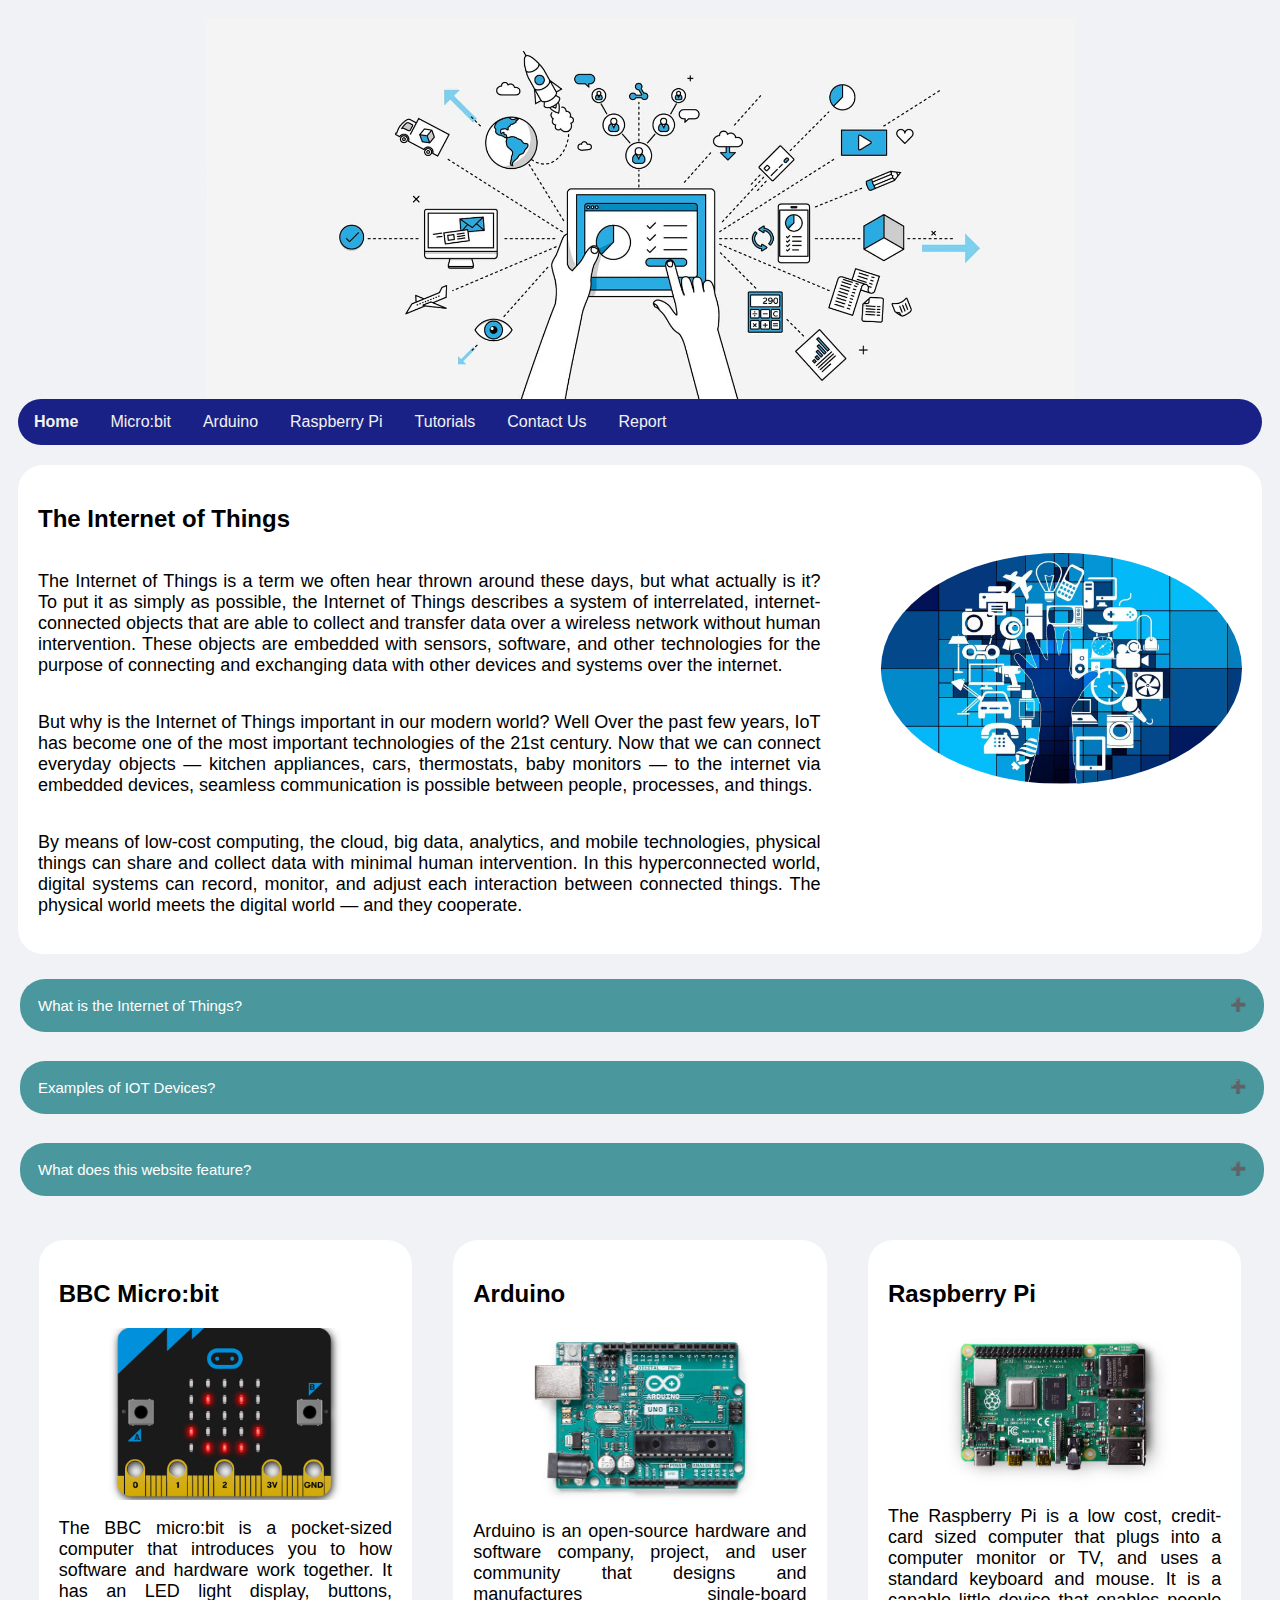
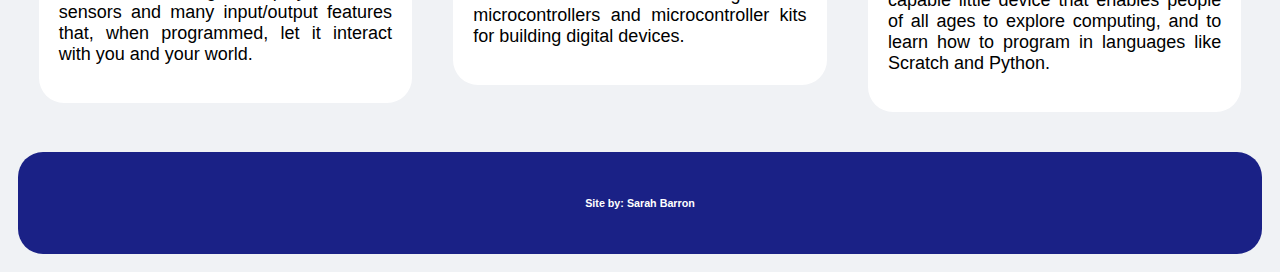
<file: index.html>
<!DOCTYPE html>
<html lang= "en">

    <head>
        <meta charset="UTF-8">
        <title>IOT Platforms</title>
        <link rel="stylesheet" href=Assets/CSS/style.css />
    </head>

    <body>

        <header>

            <img src=Assets/Images/iot_header.jpg alt="IOT Devices Header" class="center" />

            <nav>
                <a href="index.html"><b>Home</b></a>
                <a href="microbit.html">Micro:bit</a>
                <a href="arduino.html">Arduino</a>
                <a href="raspberrypi.html">Raspberry Pi</a>
                <a href="tutorials.html">Tutorials</a>
                <a href="contactform.html">Contact Us</a>
                <a href="report.html">Report</a>
            </nav>

        </header>

        <div class="maincolumn">
            <div class="card">
                <div class="textWithImage">

                    <h2>The Internet of Things</h2>

                    <p>
                        The Internet of Things is a term we often hear thrown around these days, but what actually is it?
                        To put it as simply as possible, the Internet of Things describes a system of interrelated,
                        internet-connected objects that are able to collect and transfer data over a wireless network
                        without human intervention. These objects are embedded with sensors, software, and other
                        technologies for the purpose of connecting and exchanging data with other devices and systems over
                        the internet.
                    </p>

                    <img src=Assets/Images/iot_tree.jpg alt="IOT Tree">


                    <p>
                        But why is the Internet of Things important in our modern world? Well Over the past few years, IoT
                        has become one of the most important technologies of the 21st century. Now that we can connect
                        everyday objects — kitchen appliances, cars, thermostats, baby monitors — to the internet via
                        embedded devices, seamless communication is possible between people, processes, and things.
                    </p>

                    <p>
                        By means of low-cost computing, the cloud, big data, analytics, and mobile technologies, physical
                        things can share and collect data with minimal human intervention. In this hyperconnected world,
                        digital systems can record, monitor, and adjust each interaction between connected things. The
                        physical world meets the digital world — and they cooperate.
                    </p>

                </div>

            </div>
        </div>
        <button type="button" class="collapsible">What is the Internet of Things?</button>
        <div class="content">
            <p>The Internet of Things describes physical objects that are embedded with sensors, processing ability,
                software, and other technologies that connect and exchange data with other devices and systems over the
                Internet or other communications networks.</p>
        </div>

        <button type="button" class="collapsible">Examples of IOT Devices?</button>
        <div class="content">
            <ul>
                <li>Smart Mobiles</li>
                <li>Smart Home Assistant</li>
                <li>Smart refrigerators</li>
                <li>Smartwatches</li>
                <li>Smart fire alarms</li>
                <li>Smart door locks</li>
                <li>Smart bicycles</li>
                <li>Medical sensors</li>
                <li>Fitness trackers</li>
                <li>Smart security system</li>
            </ul>
        </div>

        <button type="button" class="collapsible">What does this website feature?</button>
        <div class="content">
            <p>
                This website will discuss how we can educate ourselves on IOT platforms and devices by looking at the BBC
                Micro:bit, Arduino and Raspberry Pi. See below for a brief description of each of these devices. The IT
                skills gap is growing. Topping employers' list of concerns is a lack of IT skills in emerging technologies,
                such as the Internet of Things. Learning IoT skills now, using advanced industry- standard technology,
                tools, and processes, will help students succeed in their future careers. They'll gain the knowledge they
                need to tackle the demands of the IT industry - and the more relevant their learning, the more likely they
                are to secure better, higher-paying jobs.
            </p>

        </div>

        <script type="text/javascript" src="Assets/Scripts/myscript.js"></script>

        <div class="row">
            <div class="column">
                <div class="card">
                    <h2><a href="microbit.html">BBC Micro:bit</a></h2>
                    <img src=Assets/Images/microbit1_front.png alt="BBC Microbit" class="center">
                    <p>
                        The BBC micro:bit is a pocket-sized computer that introduces you to how software and hardware work
                        together. It has an LED light display, buttons, sensors and many input/output features that, when
                        programmed, let it interact with you and your world.
                    </p>
                </div>
            </div>
            <div class="column">
                <div class="card">
                    <h2><a href="arduino.html">Arduino</a></h2>
                    <img src=Assets/Images/arduino1.jpg alt="Arduino"  class="center">
                    <p>
                        Arduino is an open-source hardware and software company, project, and user community that designs
                        and manufactures single-board microcontrollers and microcontroller kits for building digital
                        devices.
                    </p>
                </div>
            </div>
            <div class="column">
                <div class="card">
                    <h2><a href="raspberrypi.html">Raspberry Pi</a></h2>
                    <img src=Assets/Images/rsp_pi.png alt="Raspberry Pi"  class="center">
                    <p>
                        The Raspberry Pi is a low cost, credit-card sized computer that plugs into a computer monitor or TV,
                        and uses a standard keyboard and mouse. It is a capable little device that enables people of all
                        ages to explore computing, and to learn how to program in languages like Scratch and Python.
                    </p>
                </div>
            </div>
        </div>

        <footer>
            <h6>Site by: Sarah Barron</h6>
        </footer>

    </body>

</html>
</file>
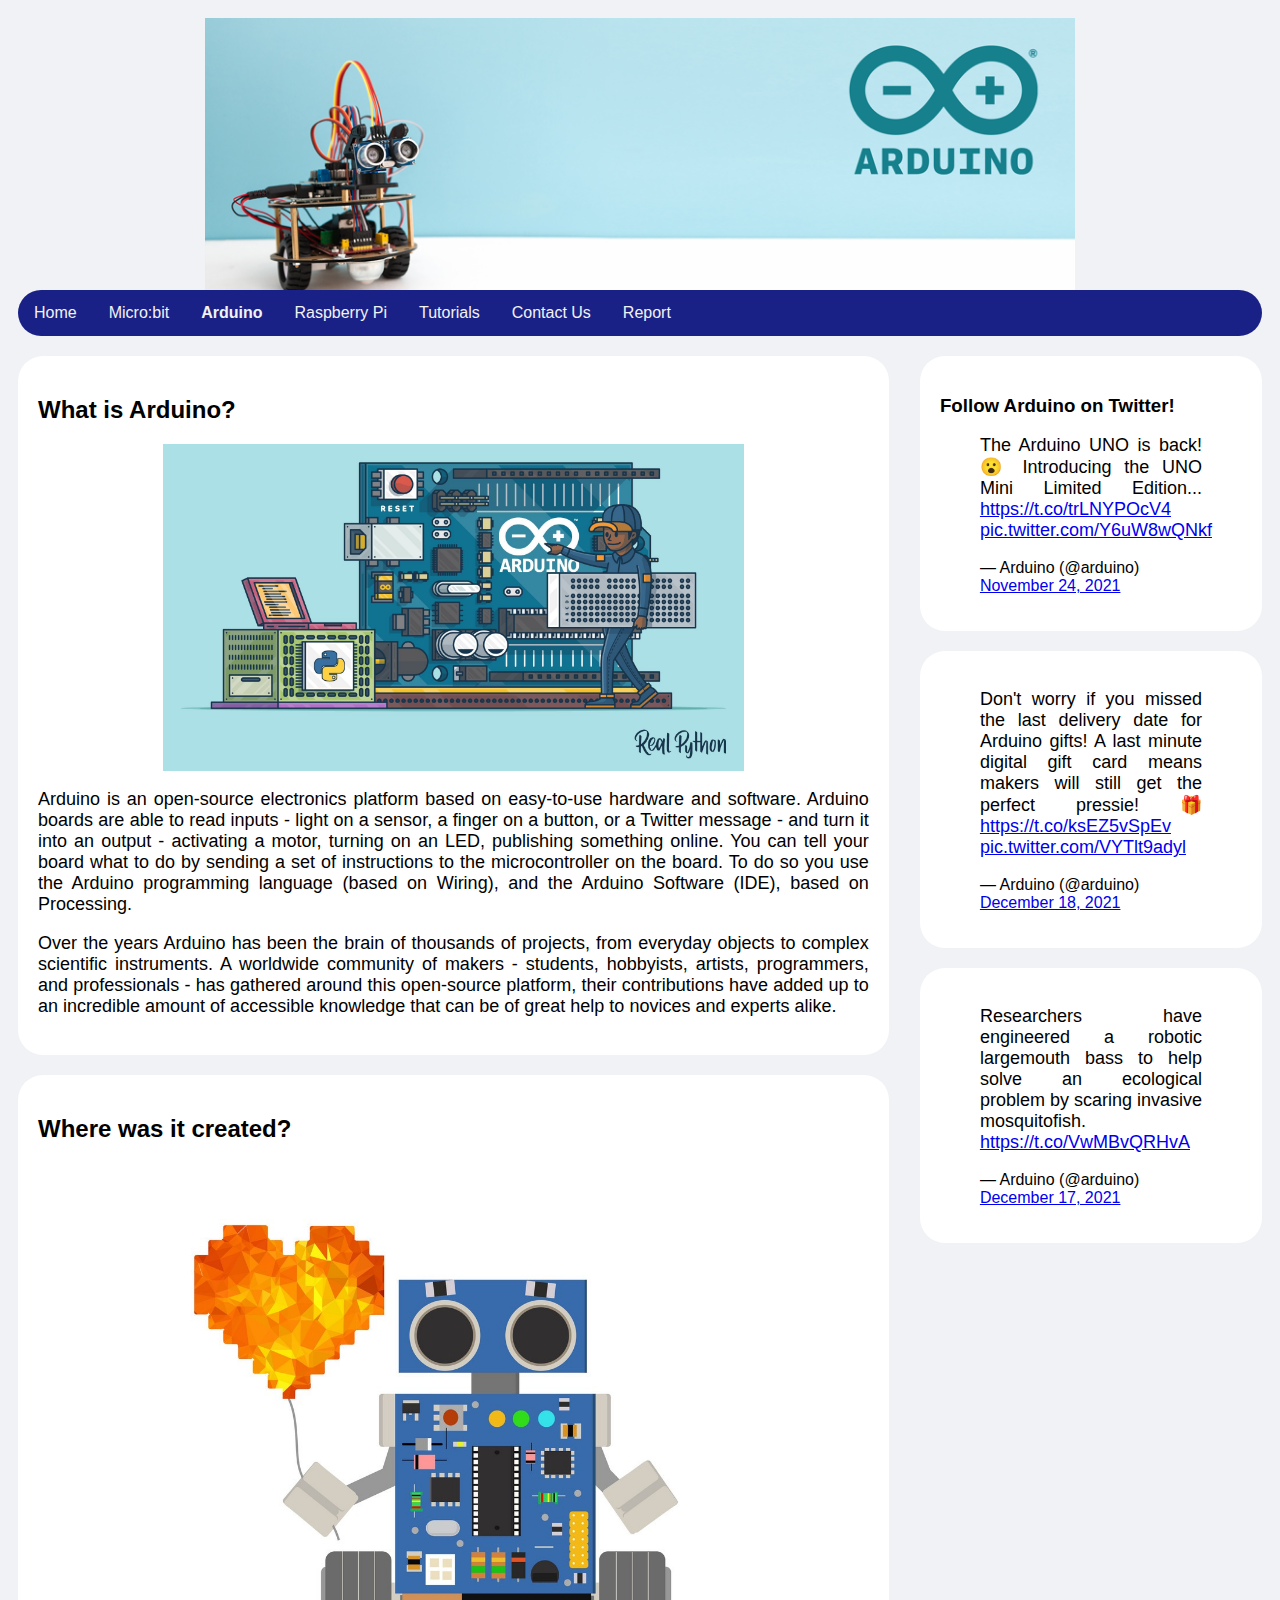
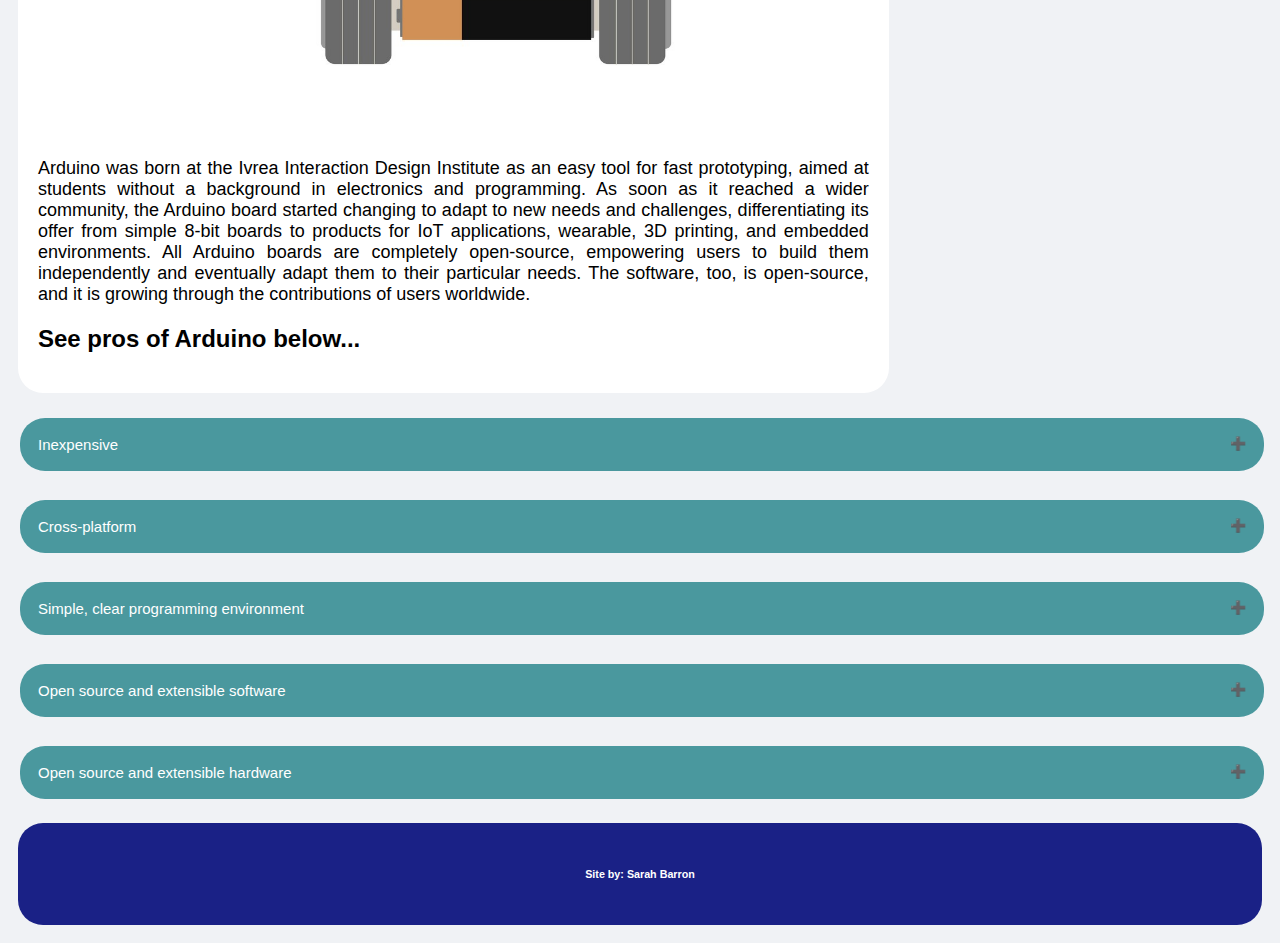
<file: arduino.html>
<!DOCTYPE html>
<html lang = "en">

    <head>
        <meta charset="UTF-8">
        <title>IOT Platforms</title>
        <link rel="stylesheet" href=Assets/CSS/style.css />
    </head>

    <body>

        <header>

            <img src=Assets/Images/arduino_header.png alt="Arduino Header" class="center" />
            <nav>
                <a href="index.html">Home</a>
                <a href="microbit.html">Micro:bit</a>
                <a href="arduino.html"><b>Arduino</b></a>
                <a href="raspberrypi.html">Raspberry Pi</a>
                <a href="tutorials.html">Tutorials</a>
                <a href="contactform.html">Contact Us</a>
                <a href="report.html">Report</a>

            </nav>

        </header>



        <div class="leftcolumn">
            <div class="card">

                <h2>What is Arduino?</h2>

                <img src=Assets/Images/arduino2.jpg alt="Arduino Set" class="center">

                <p>
                    Arduino is an open-source electronics platform based on easy-to-use hardware and software. Arduino
                    boards are able to read inputs - light on a sensor, a finger on a button, or a Twitter message - and
                    turn it into an output - activating a motor, turning on an LED, publishing something online. You can
                    tell your board what to do by sending a set of instructions to the microcontroller on the board. To do
                    so you use the Arduino programming language (based on Wiring), and the Arduino Software (IDE), based on
                    Processing.
                </p>

                <p>
                    Over the years Arduino has been the brain of thousands of projects, from everyday objects to complex
                    scientific instruments. A worldwide community of makers - students, hobbyists, artists, programmers, and
                    professionals - has gathered around this open-source platform, their contributions have added up to an
                    incredible amount of accessible knowledge that can be of great help to novices and experts alike.
                </p>

            </div>
            <div class="card">
                <h2>Where was it created?</h2>
                <img src=Assets/Images/arduino_robot.jpg alt="Arduino Robot" class="center">

                <p>
                    Arduino was born at the Ivrea Interaction Design Institute as an easy tool for fast prototyping, aimed
                    at students without a background in electronics and programming. As soon as it reached a wider
                    community, the Arduino board started changing to adapt to new needs and challenges, differentiating its
                    offer from simple 8-bit boards to products for IoT applications, wearable, 3D printing, and embedded
                    environments. All Arduino boards are completely open-source, empowering users to build them
                    independently and eventually adapt them to their particular needs. The software, too, is open-source,
                    and it is growing through the contributions of users worldwide.
                </p>

                <h2>See pros of Arduino below...</h2>

            </div>
        </div>
        <div class="rightcolumn">
            <div class="card">
                <h3>Follow Arduino on Twitter!</h3>
                <blockquote class="twitter-tweet">
                    <p lang="en" dir="ltr">The Arduino UNO is back! 😮 Introducing the UNO Mini Limited Edition... <a
                            href="https://t.co/trLNYPOcV4">https://t.co/trLNYPOcV4</a> <a
                            href="https://t.co/Y6uW8wQNkf">pic.twitter.com/Y6uW8wQNkf</a></p>&mdash; Arduino (@arduino) <a
                        href="https://twitter.com/arduino/status/1463466711856861197?ref_src=twsrc%5Etfw">November 24,
                        2021</a>
                </blockquote>
                <script async src="https://platform.twitter.com/widgets.js" charset="utf-8"></script>
            </div>

            <div class="card">
                <blockquote class="twitter-tweet">
                    <p lang="en" dir="ltr">Don&#39;t worry if you missed the last delivery date for Arduino gifts! A last
                        minute digital gift card means makers will still get the perfect pressie! 🎁 <a
                            href="https://t.co/ksEZ5vSpEv">https://t.co/ksEZ5vSpEv</a> <a
                            href="https://t.co/VYTlt9adyl">pic.twitter.com/VYTlt9adyl</a></p>&mdash; Arduino (@arduino) <a
                        href="https://twitter.com/arduino/status/1472129614336118790?ref_src=twsrc%5Etfw">December 18,
                        2021</a>
                </blockquote>
                <script async src="https://platform.twitter.com/widgets.js" charset="utf-8"></script>
            </div>

            <div class="card">
                <blockquote class="twitter-tweet">
                    <p lang="en" dir="ltr">Researchers have engineered a robotic largemouth bass to help solve an ecological
                        problem by scaring invasive mosquitofish. <a
                            href="https://t.co/VwMBvQRHvA">https://t.co/VwMBvQRHvA</a></p>&mdash; Arduino (@arduino) <a
                        href="https://twitter.com/arduino/status/1471858518500290561?ref_src=twsrc%5Etfw">December 17,
                        2021</a>
                </blockquote>
                <script async src="https://platform.twitter.com/widgets.js" charset="utf-8"></script>
            </div>

        </div>

        <button type="button" class="collapsible">Inexpensive</button>
        <div class="content">
            <p>
                Arduino boards are relatively inexpensive compared to other microcontroller platforms. The least expensive
                version of the Arduino module can be assembled by hand, and even the pre-assembled Arduino modules cost less
                than €40.
            </p>

        </div>

        <button type="button" class="collapsible">Cross-platform</button>
        <div class="content">
            <p>
                The Arduino Software (IDE) runs on Windows, Macintosh OSX, and Linux operating systems. Most microcontroller
                systems are limited to Windows.
            </p>
        </div>

        <button type="button" class="collapsible">Simple, clear programming environment</button>
        <div class="content">
            <p>
                The Arduino Software (IDE) is easy-to-use for beginners, yet flexible enough for advanced users to take
                advantage of as well. For teachers, it's conveniently based on the Processing programming environment, so
                students learning to program in that environment will be familiar with how the Arduino IDE works.
            </p>
        </div>

        <button type="button" class="collapsible">Open source and extensible software</button>
        <div class="content">
            <p>
                The Arduino software is published as open source tools, available for extension by experienced programmers.
                The language can be expanded through C++ libraries, and people wanting to understand the technical details
                can make the leap from Arduino to the AVR C programming language on which it's based. Similarly, you can add
                AVR-C code directly into your Arduino programs if you want to.
            </p>
        </div>

        <button type="button" class="collapsible">Open source and extensible hardware</button>
        <div class="content">
            <p>
                The plans of the Arduino boards are published under a Creative Commons license, so experienced circuit
                designers can make their own version of the module, extending it and improving it. Even relatively
                inexperienced users can build the breadboard version of the module in order to understand how it works and
                save money.
            </p>

        </div>

        <script type="text/javascript" src="Assets/Scripts/myscript.js"></script>



        <footer>
            <h6>Site by: Sarah Barron</h6>
        </footer>


    </body>


</html>
</file>
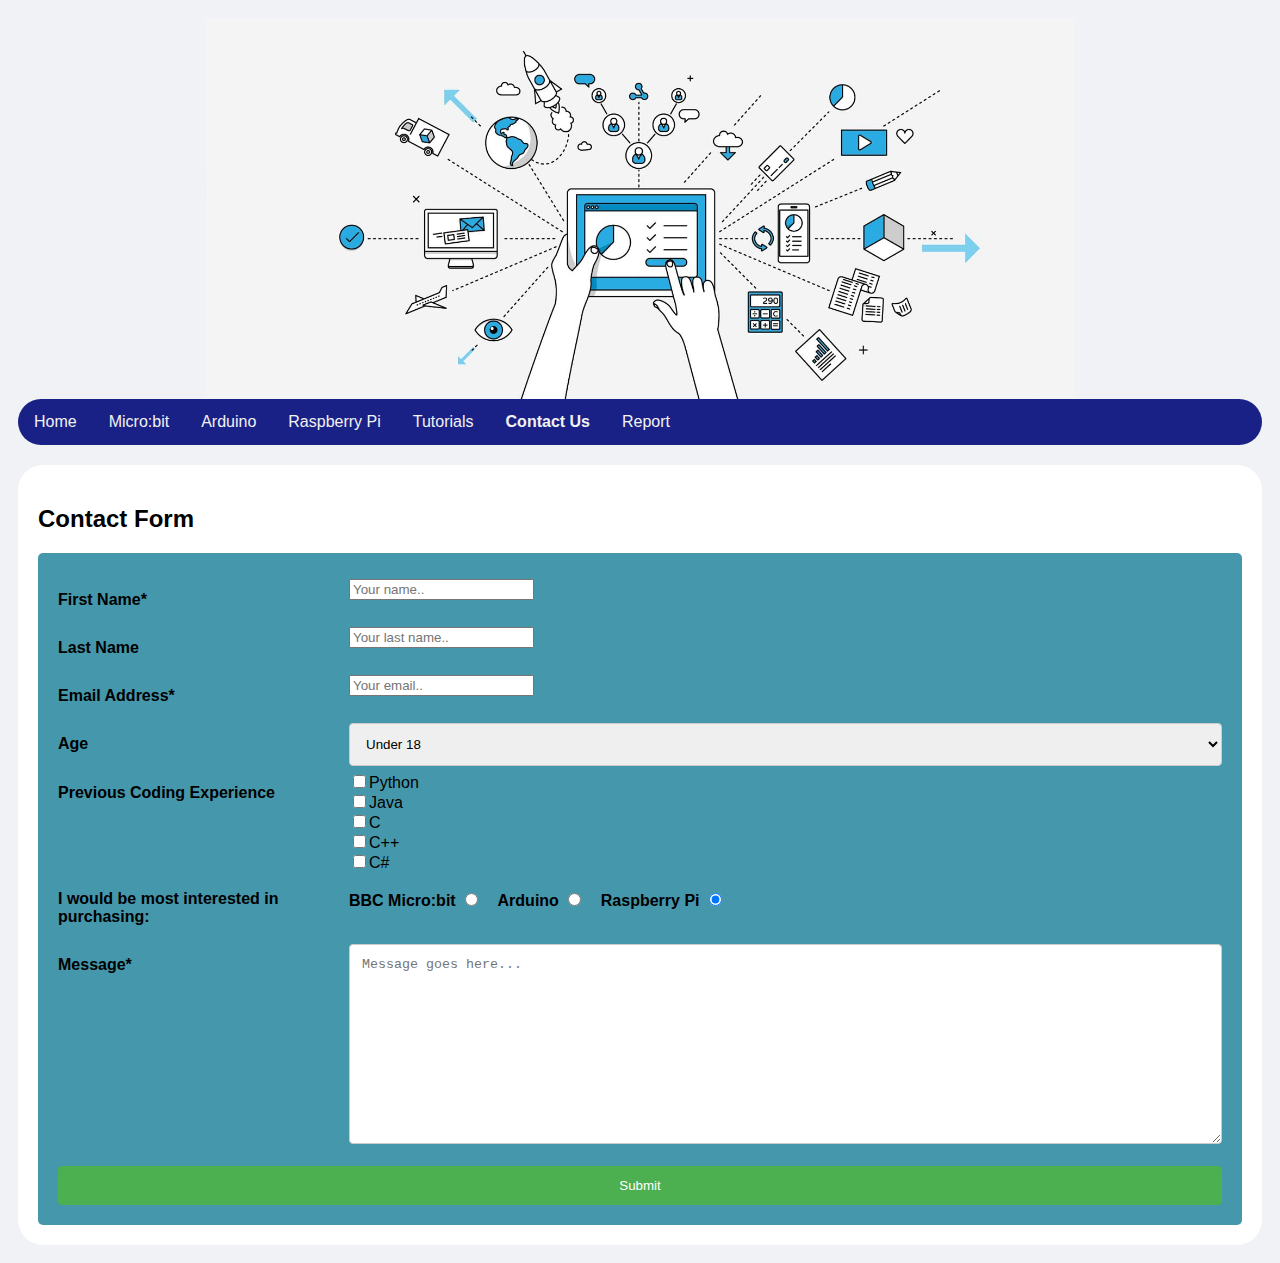
<file: contactform.html>
<!DOCTYPE html>
<html lang = "en">

    <head>
        <meta charset="UTF-8">
        <title>IOT Platforms</title>
        <link rel="stylesheet" href=Assets/CSS/form_style.css />

        <script type="text/javascript" src="Assets/Scripts/myscript.js"></script>
    </head>

    <body>

        <header>

            <img src=Assets/Images/iot_header.jpg alt="IOT Devices Header" class="center" />

            <nav>
                <a href="index.html">Home</a>
                <a href="microbit.html">Micro:bit</a>
                <a href="arduino.html">Arduino</a>
                <a href="raspberrypi.html">Raspberry Pi</a>
                <a href="tutorials.html">Tutorials</a>
                <a href="contactform.html"><b>Contact Us</b></a>
                <a href="report.html">Report</a>
            </nav>

        </header>

        <div class="card">
            <h2>Contact Form</h2>
            <form action="#" name="contactForm" onsubmit="return validateForm()">

                <div class="row">
                    <div class="col1">
                        <label>First Name*</label>
                    </div>
                    <div class="col2">
                        <input type="text" class="generalInput" id="fname" name="fname" placeholder="Your name..">
                    </div>
                </div>

                <div class="row">
                    <div class="col1">
                        <label>Last Name</label>
                    </div>
                    <div class="col2">
                        <input type="text" class="generalInput" id="lname" name="lname" placeholder="Your last name..">
                    </div>
                </div>

                <div class="row">
                    <div class="col1">
                        <label for="email">Email Address*</label>
                    </div>
                    <div class="col2">
                        <input type="text" class="generalInput" id="email" name="email" placeholder="Your email..">
                    </div>
                </div>

                <div class="row">
                    <div class="col1">
                        <label for="age">Age</label>
                    </div>
                    <div class="col2">
                        <select class="generalInput">
                            <option value="under18">Under 18</option>
                            <option value="18-24">18-24</option>
                            <option value="25-40">25-30</option>
                            <option value="41-60">41-60</option>
                            <option value="60+">60+</option>
                        </select>
                    </div>
                </div>

                <div class="row">
                    <div class="col1">
                        <label>Previous Coding Experience</label>
                    </div>
                    <div class="col2">
                        <input class="clickInput" type="checkbox" name="prog lang" value="python">Python<br>
                        <input class="clickInput" type="checkbox" name="prog lang" value="java">Java<br>
                        <input class="clickInput" type="checkbox" name="prog lang" value="c">C<br>
                        <input class="clickInput" type="checkbox" name="prog lang" value="c++">C++<br>
                        <input class="clickInput" type="checkbox" name="prog lang" value="c#">C#<br>
                    </div>
                </div>

                <div class="row">
                    <div class="col1">
                        <label>I would be most interested in purchasing: </label>
                    </div>
                    <div class="col2">
                        <label class="container">BBC Micro:bit
                            <input type="radio" checked="checked" name="radio">
                            <span class="checkmark"></span>
                        </label>
                        <label class="container">Arduino
                            <input type="radio" checked="checked" name="radio">
                            <span class="radio"></span>
                        </label>
                        <label class="container">Raspberry Pi
                            <input type="radio" checked="checked" name="radio">
                            <span class="checkmark"></span>
                        </label>
                    </div>
                </div>

                <div class="row">
                    <div class="col1">
                        <label for="message">Message*</label>
                    </div>
                    <div class="col2">
                        <textarea id="message" name="message" placeholder="Message goes here..."
                            style="height:200px"></textarea>
                    </div>
                </div>

                <br>

                <div class="row">
                    <button type="submit">Submit</button>
                </div>
            </form>
        </div>


    </body>

</html>
</file>
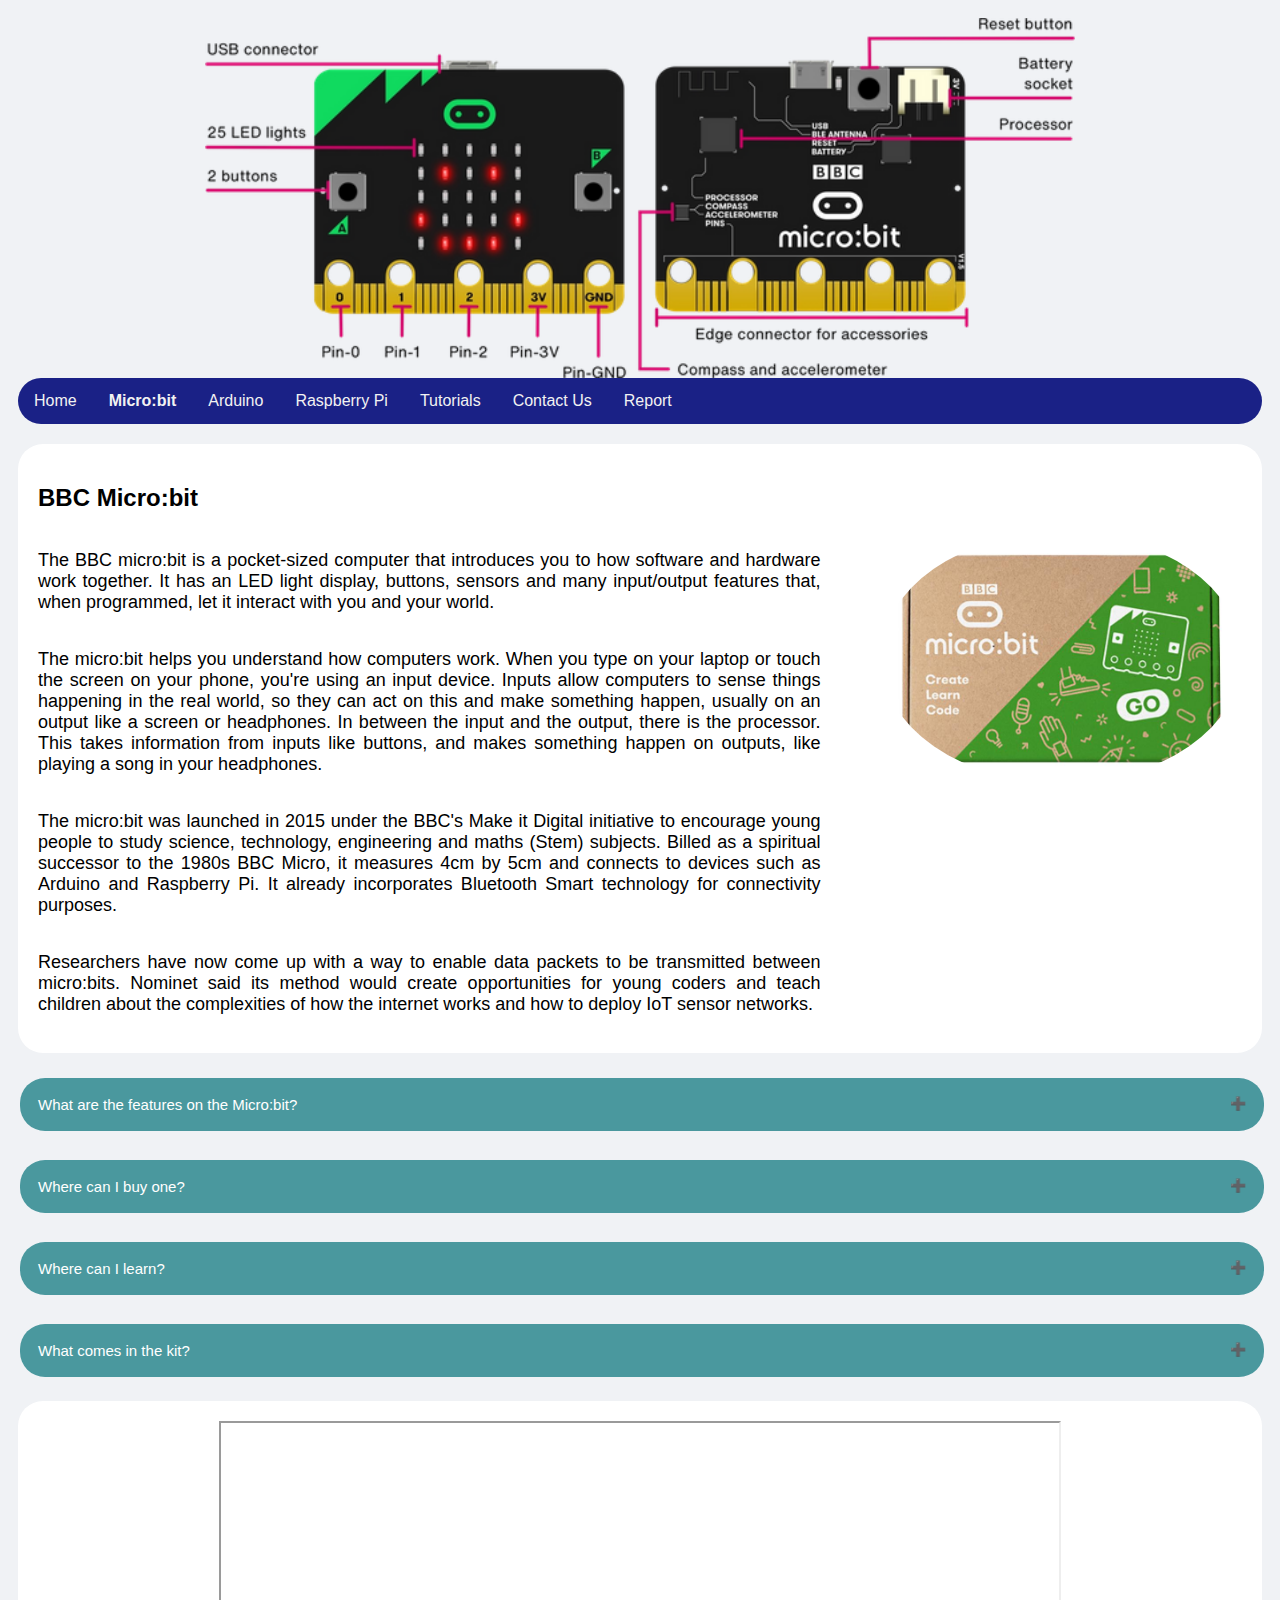
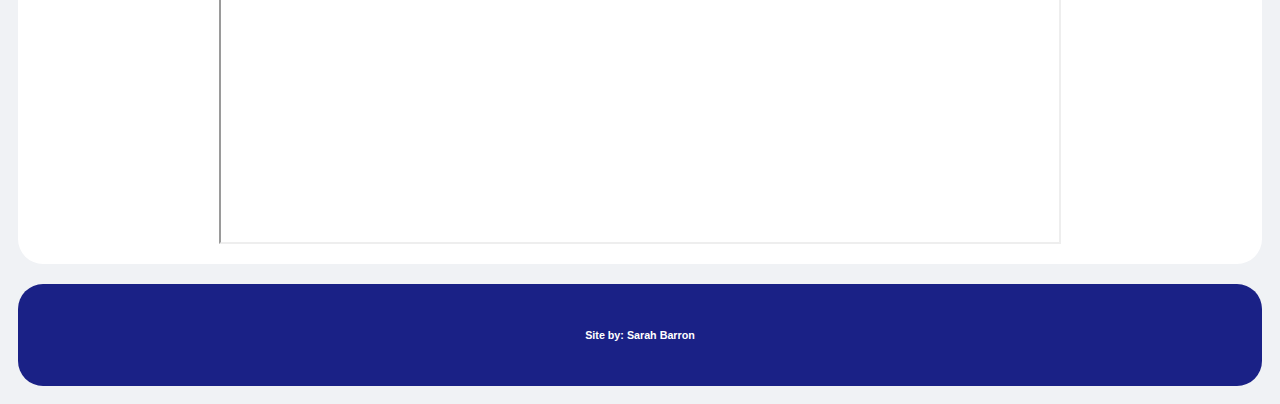
<file: microbit.html>
<!DOCTYPE html>
<html lang = "en">

    <head>
        <meta charset="UTF-8">
        <title>IOT Platforms</title>
        <link rel="stylesheet" href=Assets/CSS/style.css />
    </head>

    <body>

        <header>

            <img src=Assets/Images/microbit_header.png alt="Micro:bit Header" class="center" />
            
            <nav>
                <a href="index.html">Home</a>
                <a href="microbit.html"><b>Micro:bit</b></a>
                <a href="arduino.html">Arduino</a>
                <a href="raspberrypi.html">Raspberry Pi</a>                
                <a href="tutorials.html">Tutorials</a>
                <a href="contactform.html">Contact Us</a>
                <a href="report.html">Report</a>
            </nav>

        </header>


    
        <div class="maincolumn">
            <div class="card">
                <div class="textWithImage">

                    <h2>BBC Micro:bit</h2>

                    <p>
                        The BBC micro:bit is a pocket-sized computer that introduces you to how software and hardware
                        work together. It has an LED light display, buttons, sensors and many input/output features
                        that, when programmed, let it interact with you and your world.
                    </p>

                    <img src=Assets/Images/microbit_kit.jpg alt="Micro:bit Kit">

                    <p>
                        The micro:bit helps you understand how computers work. When you type on your laptop or touch the
                        screen on your phone, you're using an input device. Inputs allow computers to sense things
                        happening in the real world, so they can act on this and make something happen, usually on an
                        output like a screen or headphones.
                        In between the input and the output, there is the processor. This takes information from inputs
                        like buttons, and makes something happen on outputs, like playing a song in your headphones.
                    </p>

                    <p>
                        The micro:bit was launched in 2015 under the BBC's Make it Digital initiative to encourage young
                        people to study science, technology, engineering and maths (Stem) subjects. Billed as a
                        spiritual successor to the 1980s BBC Micro, it measures 4cm by 5cm and connects to devices such
                        as Arduino and Raspberry Pi. It already incorporates Bluetooth Smart technology for connectivity
                        purposes.
                    </p>

                    <p>
                        Researchers have now come up with a way to enable data packets to be transmitted between
                        micro:bits. Nominet said its method would create opportunities for young coders and teach
                        children about the complexities of how the internet works and how to deploy IoT sensor networks.
                    </p>

                </div>

            </div>

        </div>

            <button type="button" class="collapsible">What are the features on the Micro:bit?</button>
            <div class="content">
                <ol>
                    <li>25 LEDs</li>
                    <li>2 Buttons</li>
                    <li>4 Pins</li>
                    <li>Touch Sensor on Logo</li>
                    <li>Accelerometer</li>
                    <li>Temperature Sensor</li>
                    <li>Motion Sensor</li>
                    <li>Light Sensor</li>
                    <li>Speaker</li>
                    <li>Microphone</li>
                    <li>Compass</li>
                    <li>Radio</li>
                    <li>USB Interface</li>
                </ol>
            </div>

            <button type="button" class="collapsible">Where can I buy one?</button>
            <div class="content">
                <ul>
                    <li><a href="https://www.sgeducation.ie/product/microbit-loose">SG Education</a></li>
                    <li><a href="https://kitronik.co.uk/collections/microbit-and-accessories">Kitronik</a></li>
                    <li><a
                            href="https://www.amazon.co.uk/BBC-MICRO-BIT-Complete-Starter/dp/B08NLX7773/ref=sr_1_3?dchild=1&keywords=BBC+MICRO%3ABIT&qid=1620645349&s=computers&search-type=ss&sr=1-3">Amazon.co.uk</a>
                    </li>
                </ul>
            </div>

            <button type="button" class="collapsible">Where can I learn?</button>
            <div class="content">
                <p>
                    Click <a href="https://microbit.org/lessons/">here</a> to access tutorials on microbit.org. They
                    also post video tutorials on their Youtube Channel.
                </p>
            </div>
            <button type="button" class="collapsible">What comes in the kit?</button>
            <div class="content">
                <iframe width="768" height="432" src="https://www.youtube.com/embed/lmdzM74XyHw"
                    title="YouTube video player"
                    allow="accelerometer; autoplay; clipboard-write; encrypted-media; gyroscope; picture-in-picture"
                    allowfullscreen class="center"></iframe>
            </div>

            <script type="text/javascript" src="Assets/Scripts/myscript.js"></script>

            <div class="card">
                <iframe width="752" height="423" src="https://www.youtube.com/embed/u2u7UJSRuko"
                    title="YouTube video player"
                    allow="accelerometer; autoplay; clipboard-write; encrypted-media; gyroscope; picture-in-picture"
                    allowfullscreen class="center"></iframe>
            </div>

            
        <footer>
            <h6>Site by: Sarah Barron</h6>
        </footer>

    </body>

</html>
</file>
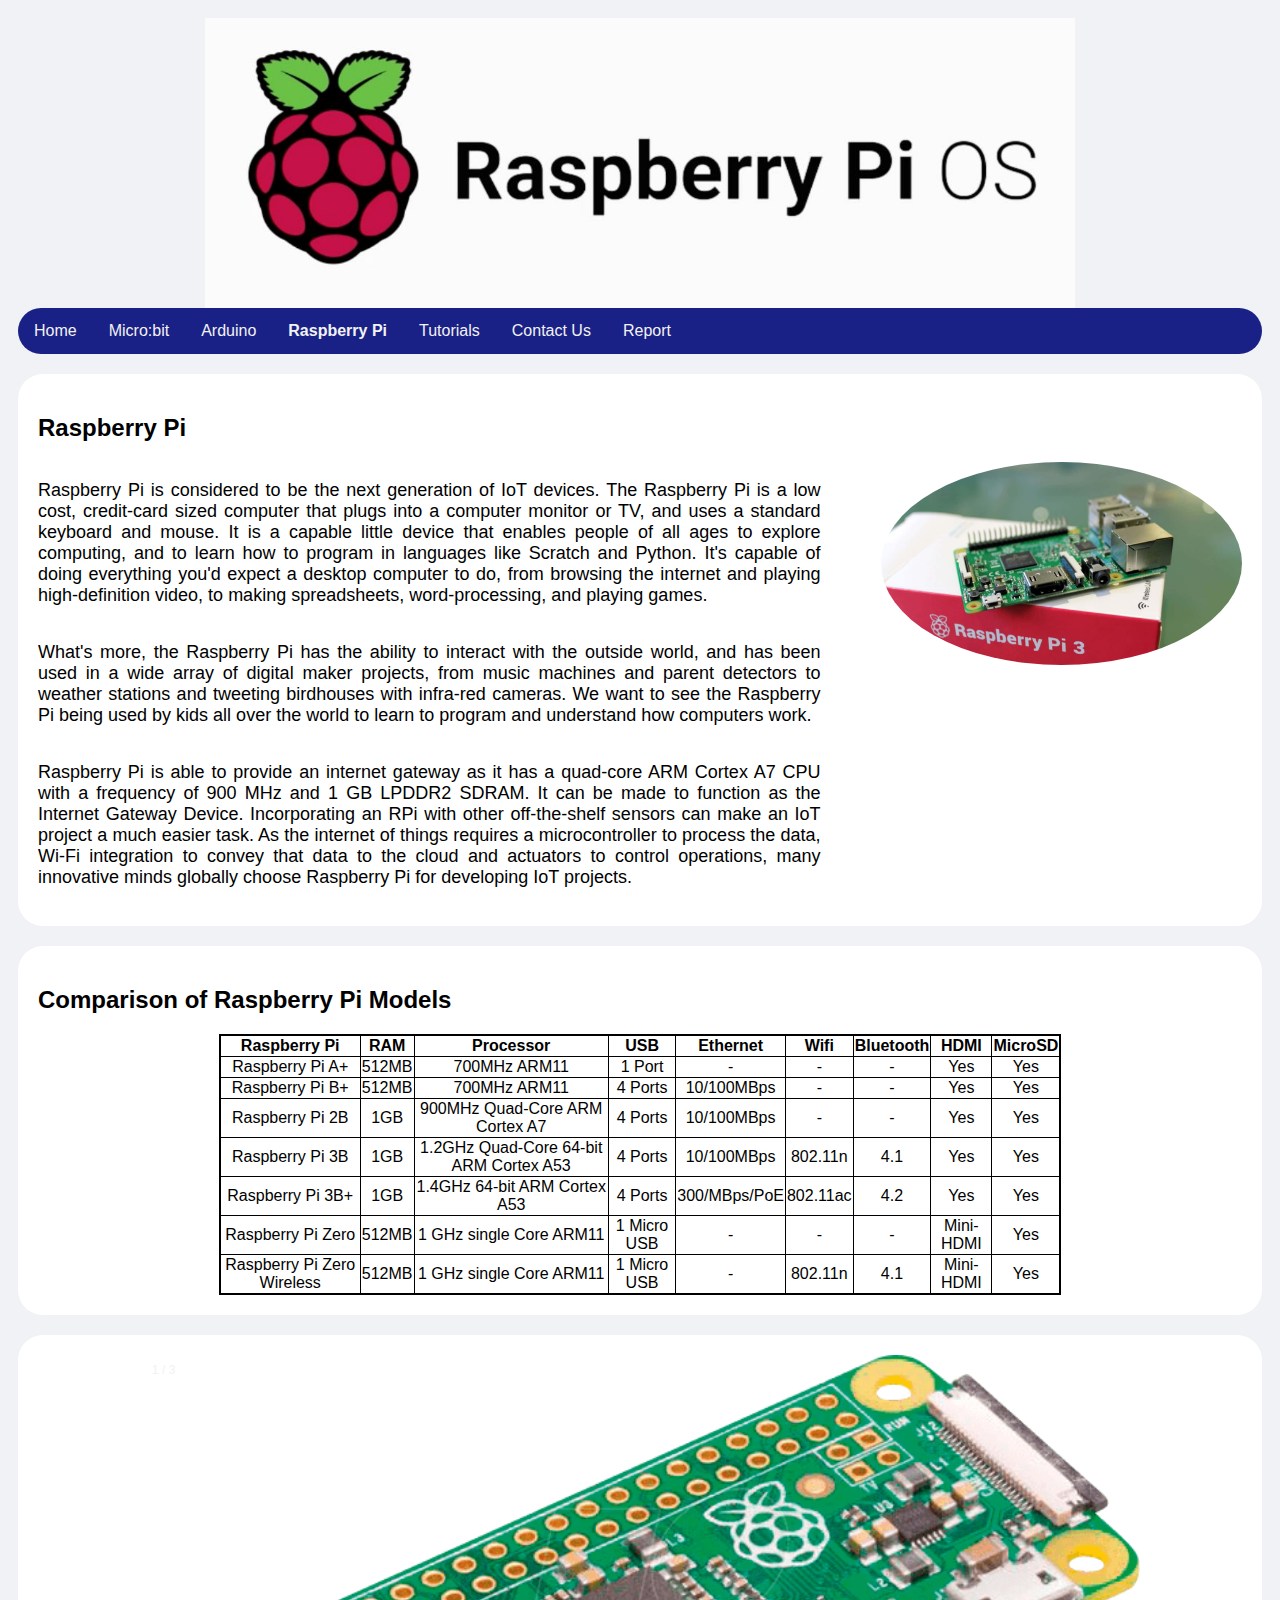
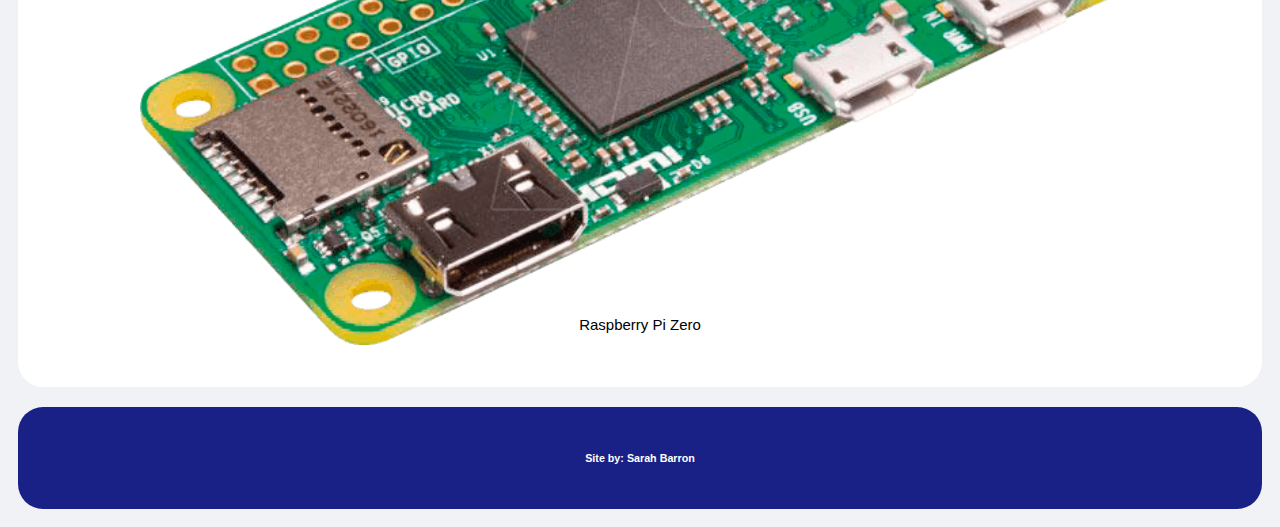
<file: raspberrypi.html>
<!DOCTYPE html>
<html lang = "en">

    <head>
        <meta charset="UTF-8">
        <title>IOT Platforms</title>
        <link rel="stylesheet" href=Assets/CSS/style.css />
    </head>

    <body>

        <header>

            <img src=Assets/Images/rsp_pi_header.jpeg alt="Raspberry Pi Header" class="center" />
            <nav>
                <a href="index.html">Home</a>
                <a href="microbit.html">Micro:bit</a>
                <a href="arduino.html">Arduino</a>
                <a href="raspberrypi.html"><b>Raspberry Pi</b></a>
                <a href="tutorials.html">Tutorials</a>
                <a href="contactform.html">Contact Us</a>
                <a href="report.html">Report</a>
            </nav>

        </header>



        <div class="maincolumn">
            <div class="card">
                <div class="textWithImage">

                    <h2>Raspberry Pi</h2>

                    <p>
                        Raspberry Pi is considered to be the next generation of IoT devices. The Raspberry Pi is a low
                        cost, credit-card sized computer that plugs into a computer monitor or TV, and uses a standard
                        keyboard and mouse. It is a capable little device that enables people of all ages to explore
                        computing, and to learn how to program in languages like Scratch and Python. It's capable of
                        doing everything you'd expect a desktop computer to do, from browsing the internet and playing
                        high-definition video, to making spreadsheets, word-processing, and playing games.
                    </p>

                    <img src=Assets/Images/rsp_pi3.jpg alt="Raspberry Pi 3">

                    <p>
                        What's more, the Raspberry Pi has the ability to interact with the outside world, and has been
                        used in a wide array of digital maker projects, from music machines and parent detectors to
                        weather stations and tweeting birdhouses with infra-red cameras. We want to see the Raspberry Pi
                        being used by kids all over the world to learn to program and understand how computers work.
                    </p>

                    <p>
                        Raspberry Pi is able to provide an internet gateway as it has a quad-core ARM Cortex A7 CPU with
                        a frequency of 900 MHz and 1 GB LPDDR2 SDRAM. It can be made to function as the Internet Gateway
                        Device. Incorporating an RPi with other off-the-shelf sensors can make an IoT project a much
                        easier task. As the internet of things requires a microcontroller to process the data, Wi-Fi
                        integration to convey that data to the cloud and actuators to control operations, many
                        innovative minds globally choose Raspberry Pi for developing IoT projects.
                    </p>

                </div>

            </div>

            <div class="card">
                <h2>Comparison of Raspberry Pi Models</h2>
                <table class=center>
                    <tr>
                        <th>Raspberry Pi</th>
                        <th>RAM</th>
                        <th>Processor</th>
                        <th>USB</th>
                        <th>Ethernet</th>
                        <th>Wifi</th>
                        <th>Bluetooth</th>
                        <th>HDMI</th>
                        <th>MicroSD</th>
                    </tr>

                    <tr>
                        <td>Raspberry Pi A+</td>
                        <td>512MB</td>
                        <td>700MHz ARM11</td>
                        <td>1 Port</td>
                        <td> - </td>
                        <td> - </td>
                        <td> - </td>
                        <td>Yes</td>
                        <td>Yes</td>
                    </tr>

                    <tr>
                        <td>Raspberry Pi B+</td>
                        <td>512MB</td>
                        <td>700MHz ARM11</td>
                        <td>4 Ports</td>
                        <td> 10/100MBps </td>
                        <td> - </td>
                        <td> - </td>
                        <td>Yes</td>
                        <td>Yes</td>
                    </tr>

                    <tr>
                        <td>Raspberry Pi 2B</td>
                        <td>1GB</td>
                        <td>900MHz Quad-Core ARM Cortex A7</td>
                        <td>4 Ports</td>
                        <td> 10/100MBps </td>
                        <td> - </td>
                        <td> - </td>
                        <td>Yes</td>
                        <td>Yes</td>
                    </tr>

                    <tr>
                        <td>Raspberry Pi 3B</td>
                        <td>1GB</td>
                        <td>1.2GHz Quad-Core 64-bit ARM Cortex A53</td>
                        <td>4 Ports</td>
                        <td> 10/100MBps </td>
                        <td> 802.11n </td>
                        <td> 4.1 </td>
                        <td>Yes</td>
                        <td>Yes</td>
                    </tr>

                    <tr>
                        <td>Raspberry Pi 3B+</td>
                        <td>1GB</td>
                        <td>1.4GHz 64-bit ARM Cortex A53</td>
                        <td>4 Ports</td>
                        <td> 300/MBps/PoE </td>
                        <td> 802.11ac </td>
                        <td> 4.2 </td>
                        <td>Yes</td>
                        <td>Yes</td>
                    </tr>

                    <tr>
                        <td>Raspberry Pi Zero</td>
                        <td>512MB</td>
                        <td>1 GHz single Core ARM11</td>
                        <td>1 Micro USB</td>
                        <td> - </td>
                        <td> - </td>
                        <td> - </td>
                        <td>Mini-HDMI</td>
                        <td>Yes</td>
                    </tr>

                    <tr>
                        <td>Raspberry Pi Zero Wireless</td>
                        <td>512MB</td>
                        <td>1 GHz single Core ARM11</td>
                        <td>1 Micro USB</td>
                        <td> - </td>
                        <td> 802.11n </td>
                        <td> 4.1 </td>
                        <td>Mini-HDMI</td>
                        <td>Yes</td>
                    </tr>
                </table>
            </div>

            <div class="card" >
                <!-- Slideshow container -->
                <div class="slideshow-container" >

                    <!-- Full-width images with number and caption text -->
                    <div class="mySlides fade">
                        <div class="numbertext">1 / 3</div>
                        <img src=Assets/Images/rsp_pi0.png alt = "Raspberry Pi Zero" style="width:100%">
                        <div class="text">Raspberry Pi Zero</div>
                    </div>

                    <div class="mySlides fade">
                        <div class="numbertext">2 / 3</div>
                        <img src=Assets/Images/rsp_pi.png alt = "Raspberry Pi 4" style="width:100%">
                        <div class="text">Raspberry Pi 4</div>
                    </div>

                    <div class="mySlides fade">
                        <div class="numbertext">3 / 3</div>
                        <img src=Assets/Images/rsp_pi3.jpg alt="Raspberry Pi 3" style="width:100%">
                        <div class="text">Raspberry Pi 3</div>
                    </div>
                </div>
                <br>
            </div>
        </div>

        <script type="text/javascript" src="Assets/Scripts/myscript.js"></script>

        <footer>
            <h6>Site by: Sarah Barron</h6>
        </footer>

    </body>

</html>
</file>
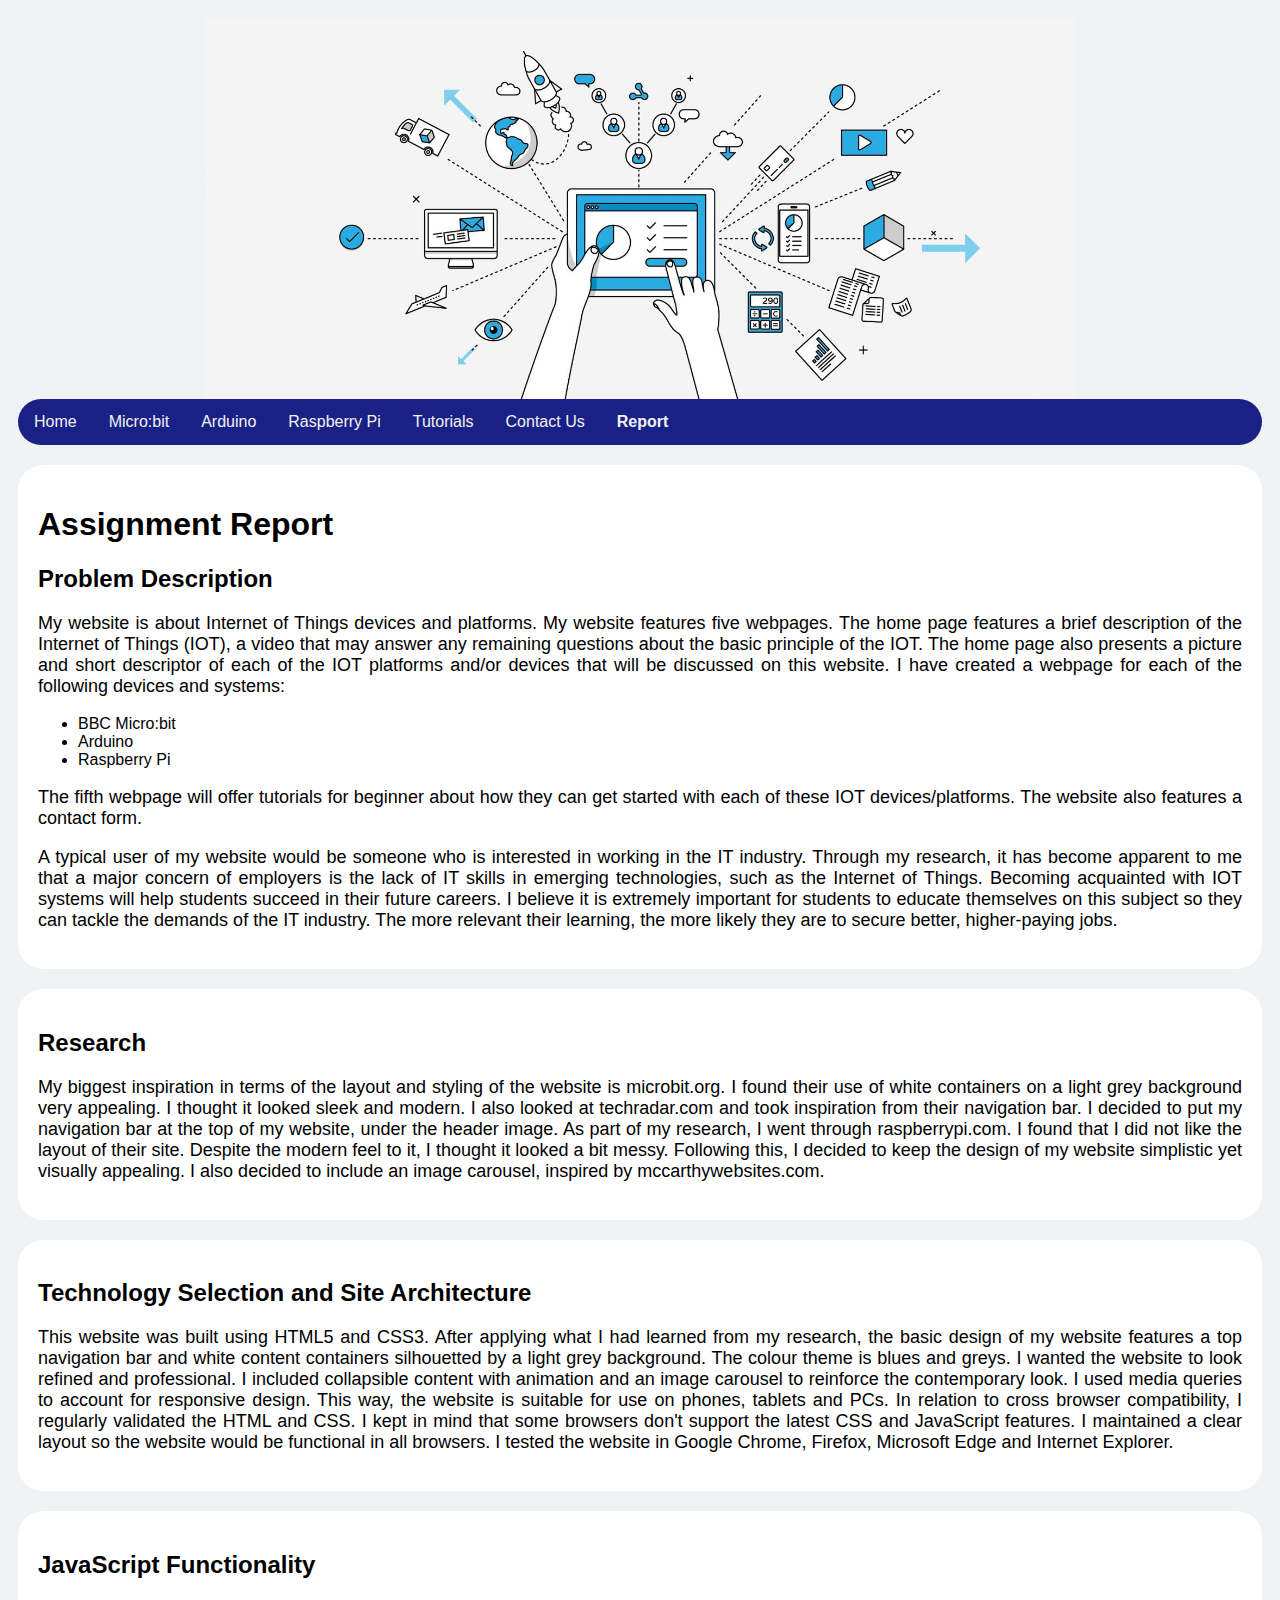
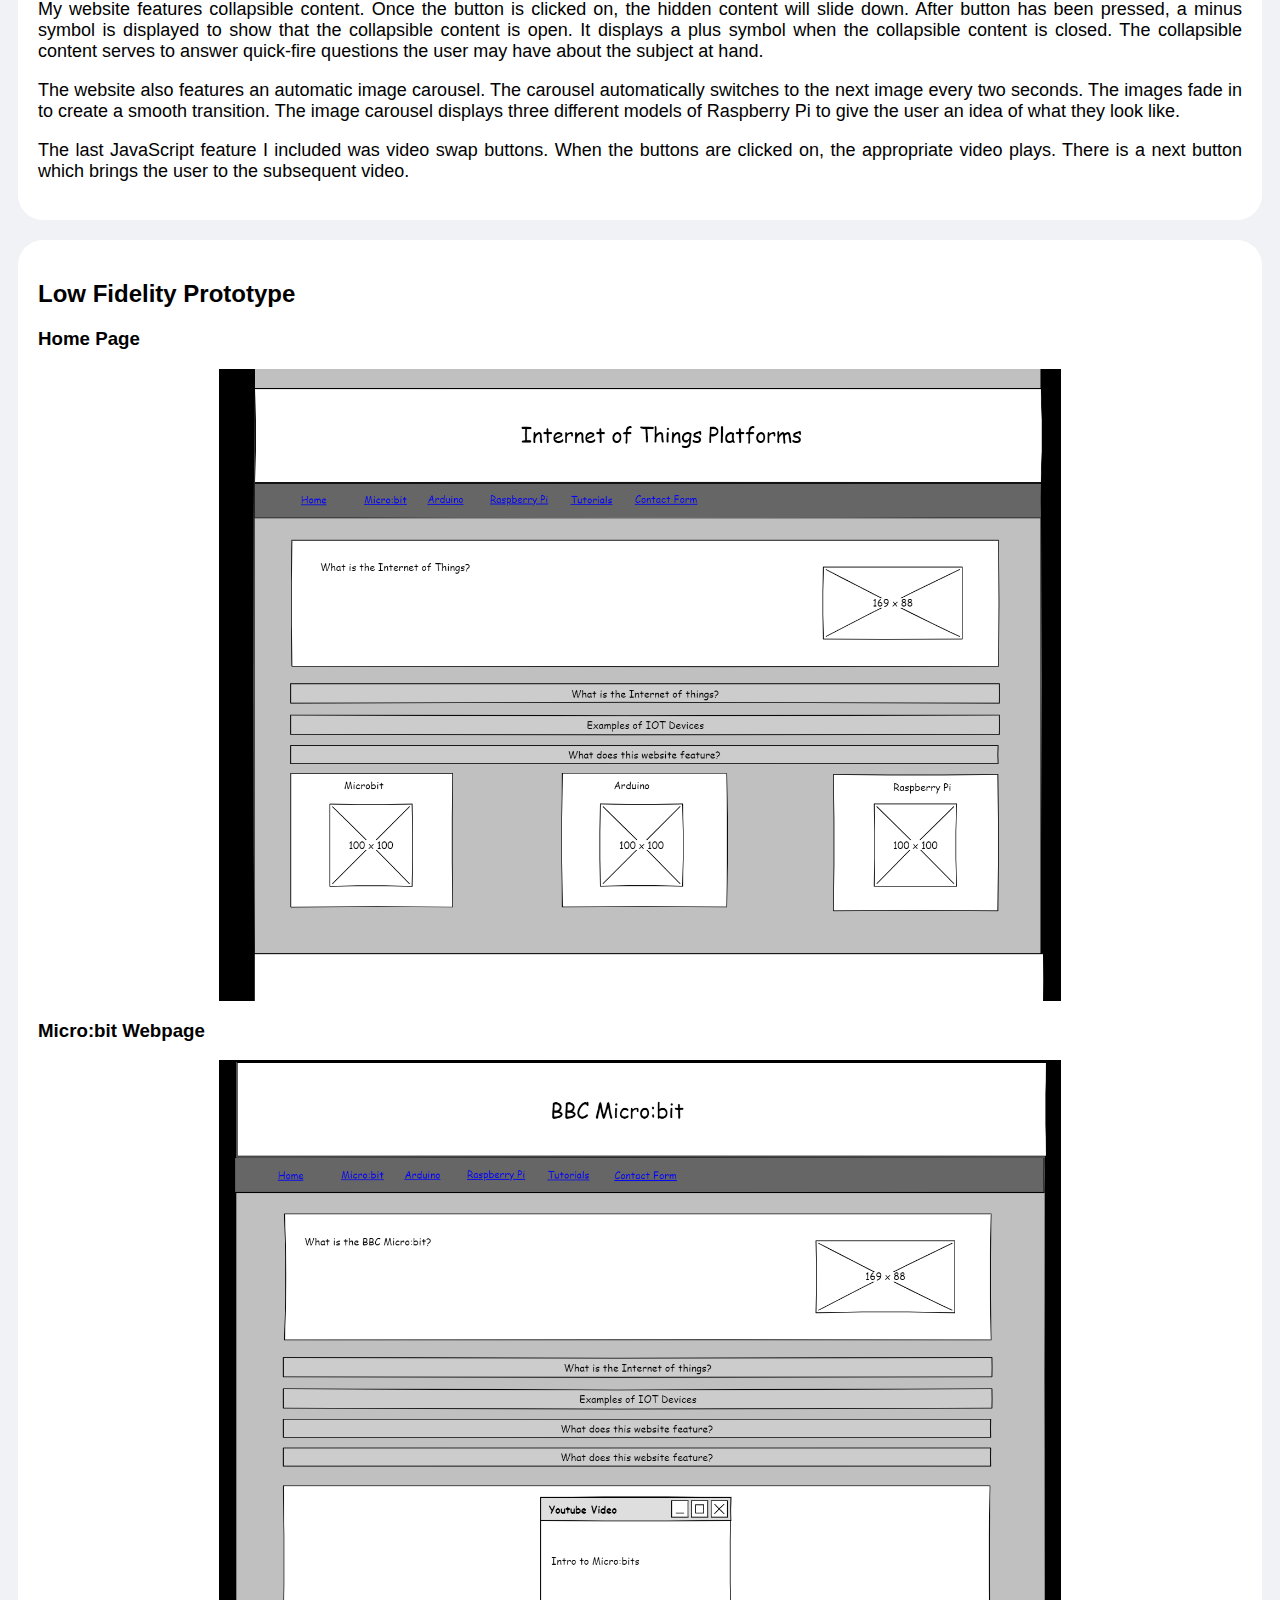
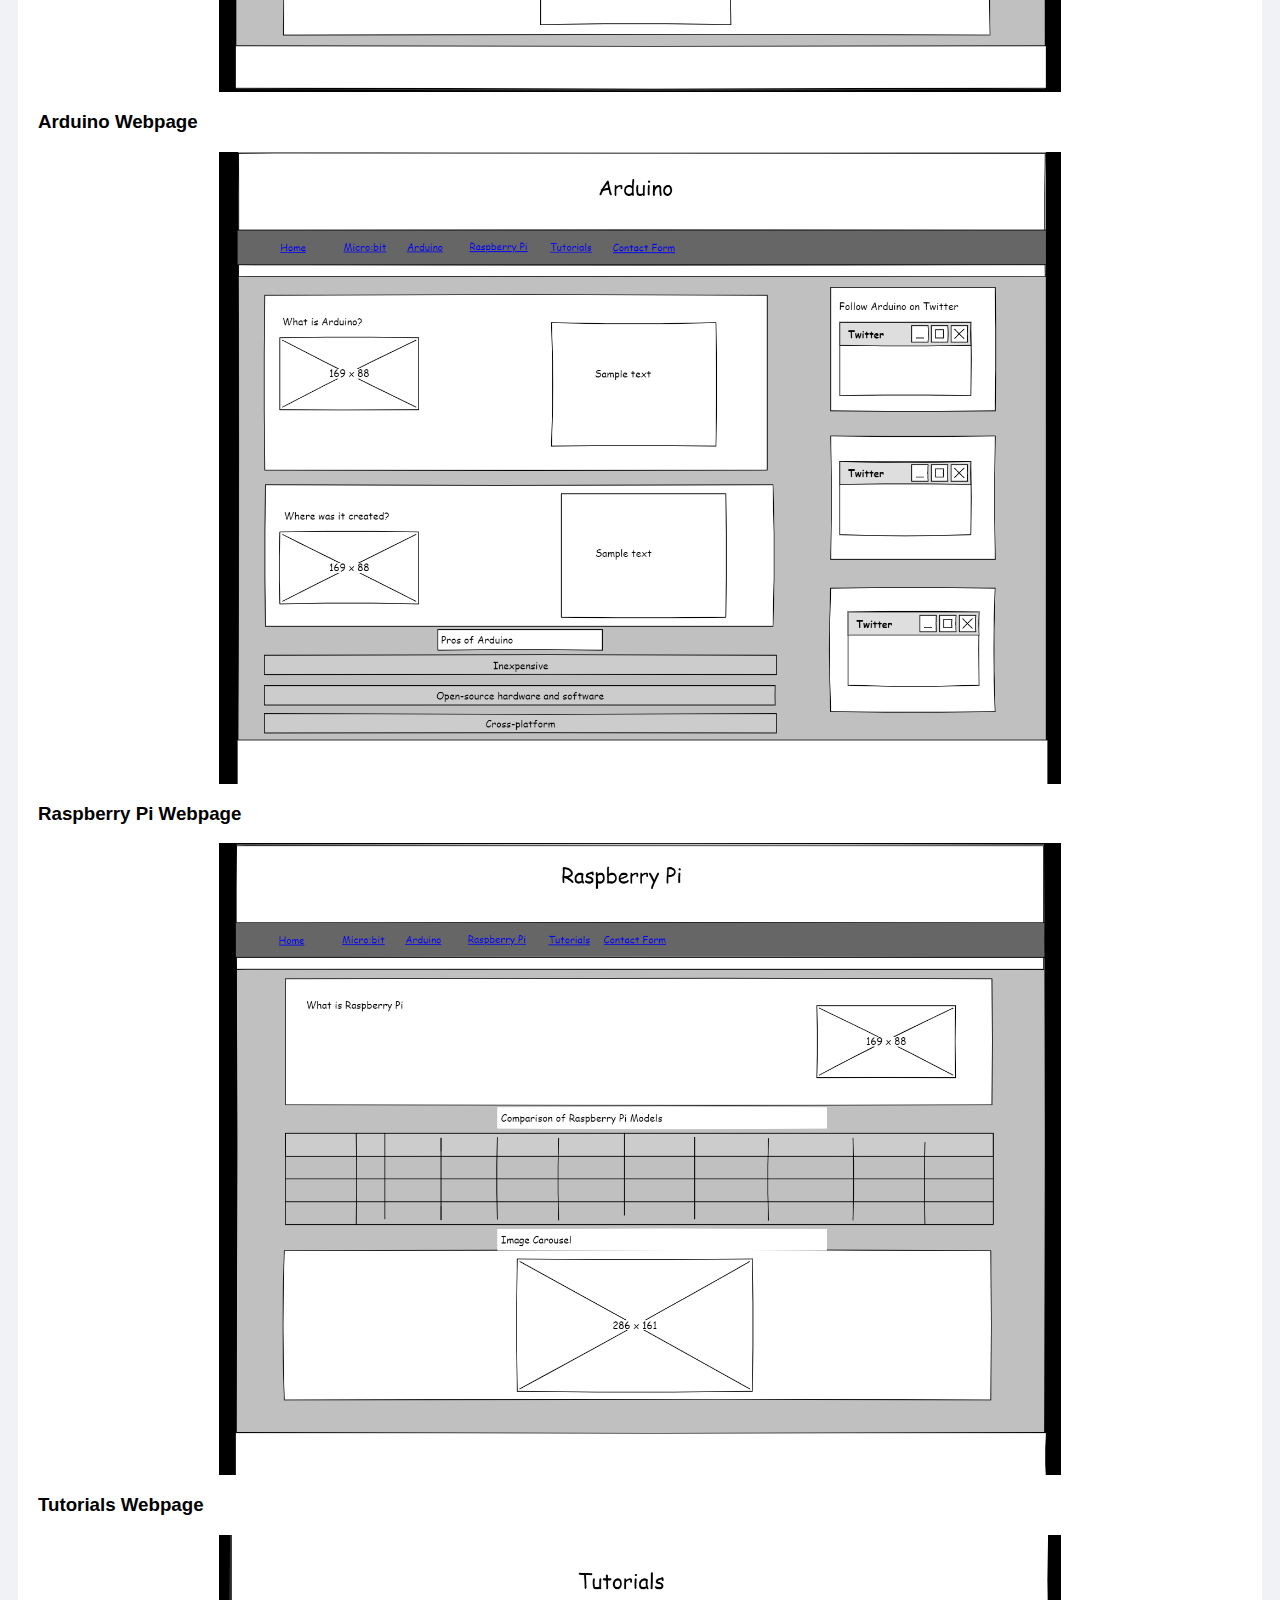
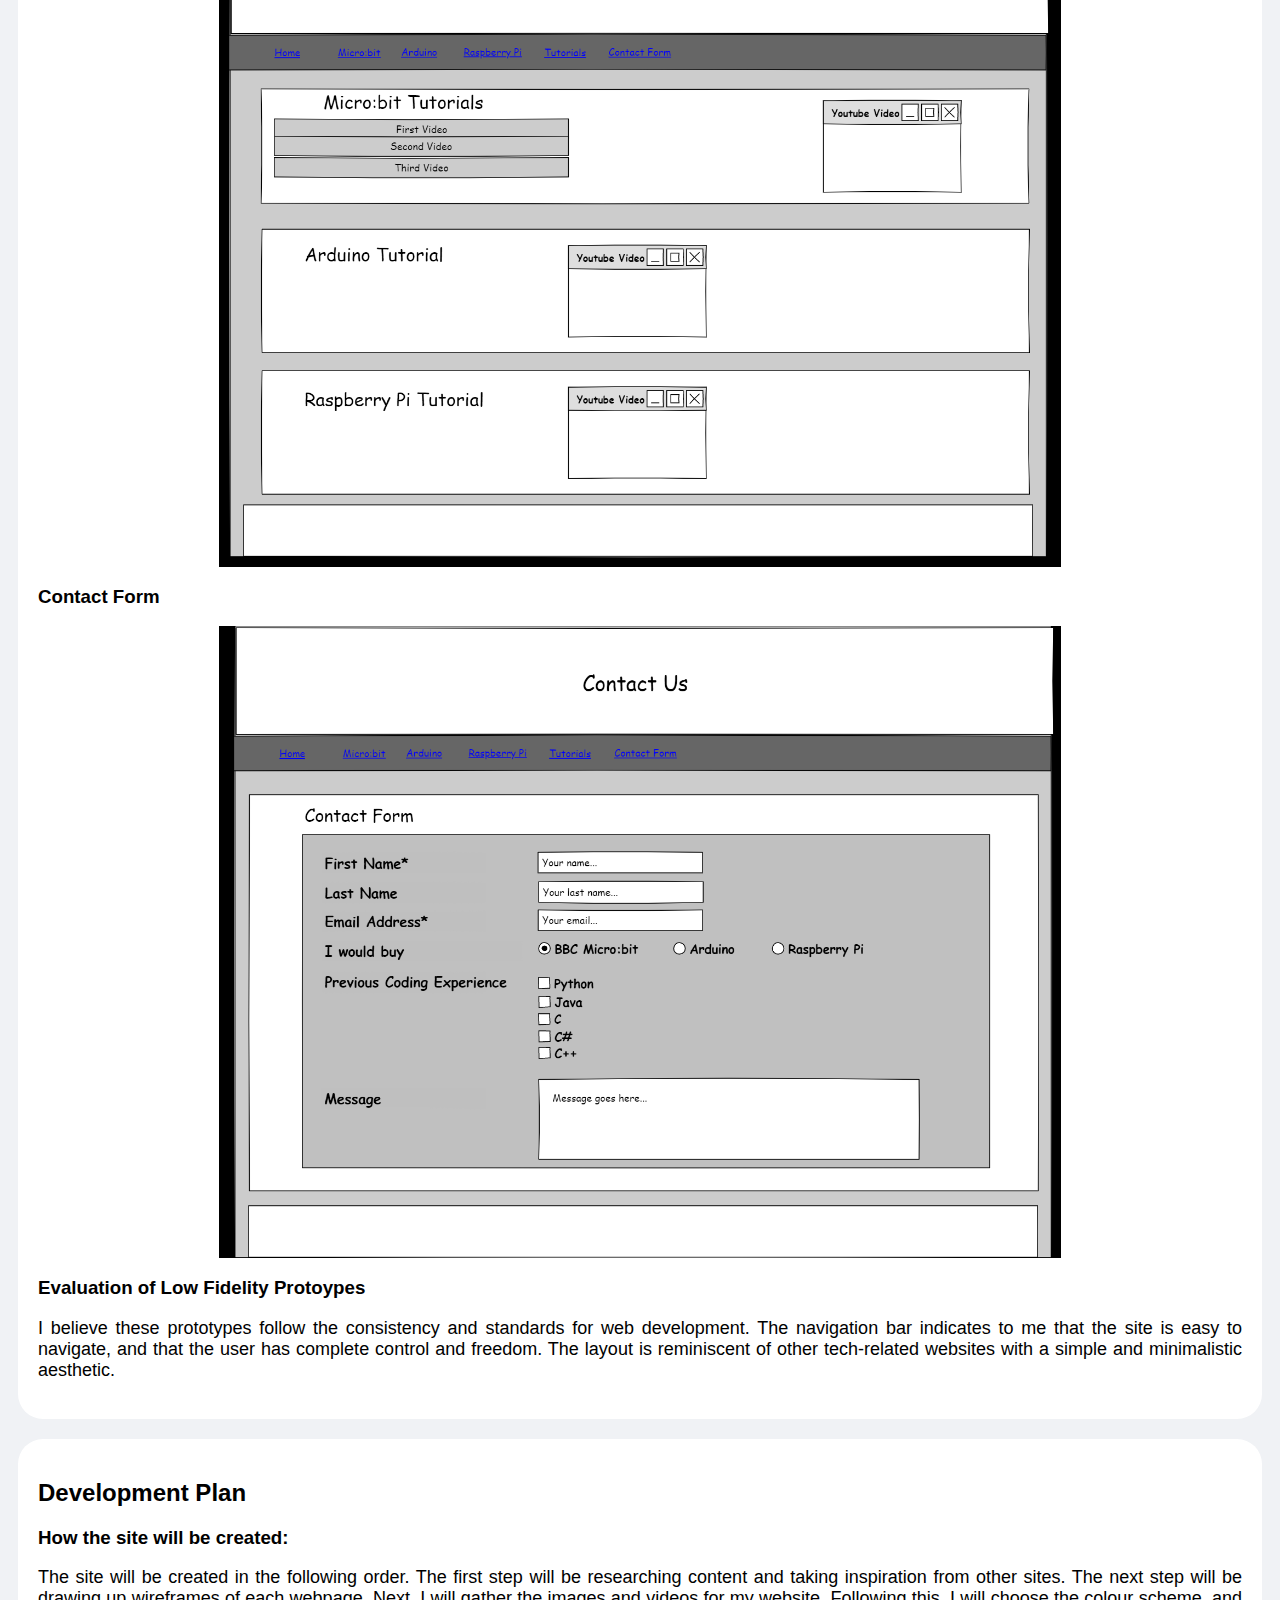
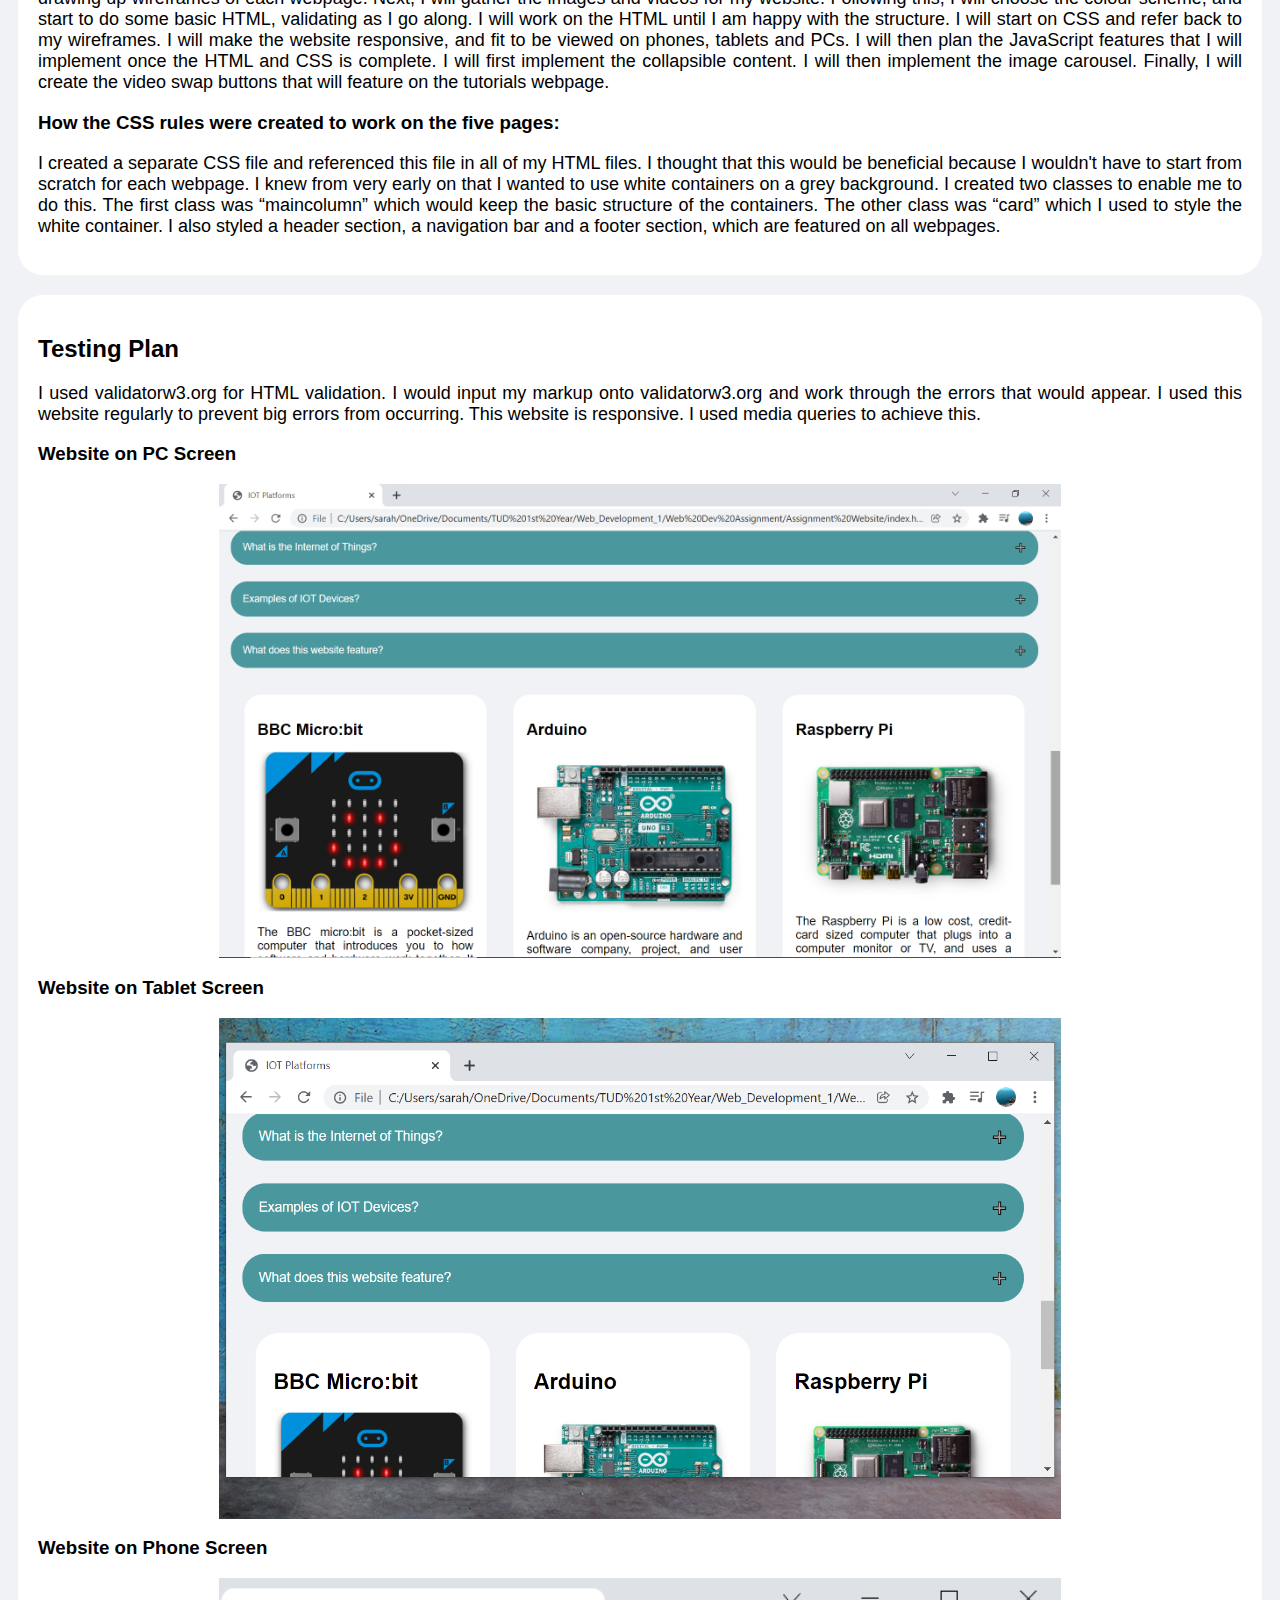
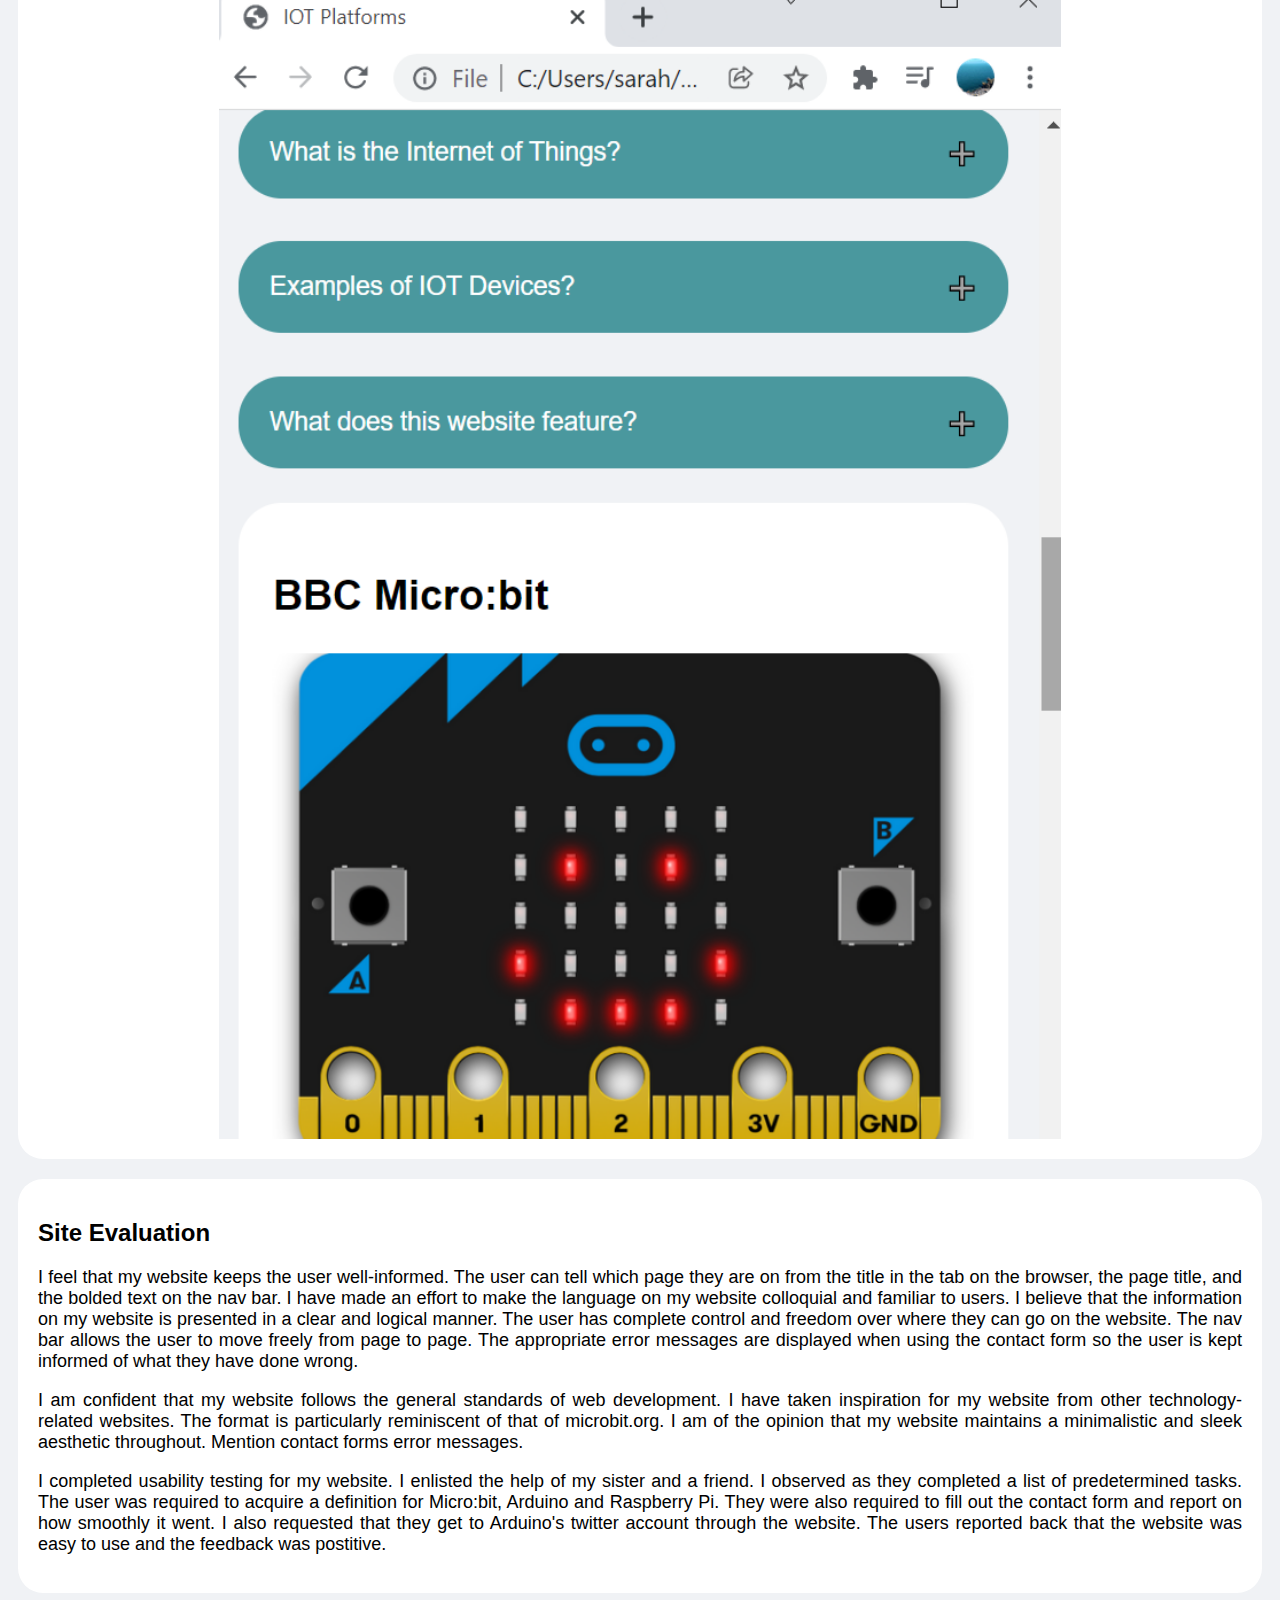
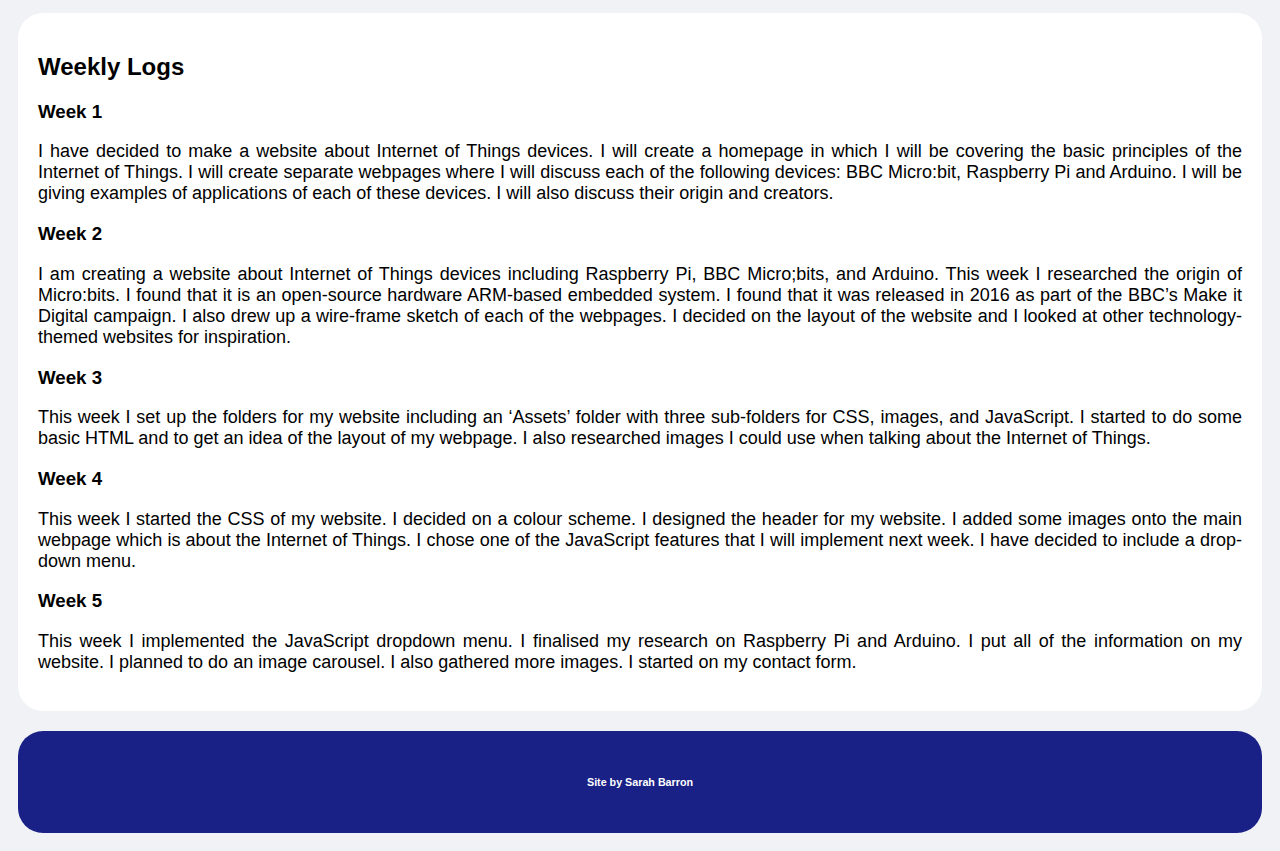
<file: report.html>
<!DOCTYPE html>
<html lang = "en">

    <head>
        <meta charset="UTF-8">
        <title>IOT Platforms</title>
        <link rel="stylesheet" href=Assets/CSS/style.css />
    </head>

    <body>

        <header>

            <img src=Assets/Images/iot_header.jpg alt="IOT Devices Header" class="center" />

            <nav>
                <a href="index.html">Home</a>
                <a href="microbit.html">Micro:bit</a>
                <a href="arduino.html">Arduino</a>
                <a href="raspberrypi.html">Raspberry Pi</a>
                <a href="tutorials.html">Tutorials</a>
                <a href="contactform.html">Contact Us</a>
                <a href="report.html"><b>Report</b></a>
            </nav>

        </header>

        <div class="maincolumn">
            <div class="card">
                <h1>Assignment Report</h1>
                <h2>Problem Description</h2>
                <p>
                    My website is about Internet of Things devices and platforms. My website features five webpages. The
                    home page features a brief description of the Internet of Things (IOT), a video that may answer any
                    remaining questions about the basic principle of the IOT. The home page also presents a picture and
                    short descriptor of each of the IOT platforms and/or devices that will be discussed on this website. I
                    have created a webpage for each of the following devices and systems:
                </p>

                <ul>
                    <li>BBC Micro:bit</li>
                    <li>Arduino</li>
                    <li>Raspberry Pi</li>
                </ul>

                <p>
                    The fifth webpage will offer tutorials for beginner about how they can get started with each of these
                    IOT devices/platforms. The website also features a contact form.

                </p>
                <p>

                    A typical user of my website would be someone who is interested in working in the IT industry. Through
                    my research, it has become apparent to me that a major concern of employers is the lack of IT skills in
                    emerging technologies, such as the Internet of Things. Becoming acquainted with IOT systems will help
                    students succeed in their future careers. I believe it is extremely important for students to educate
                    themselves on this subject so they can tackle the demands of the IT industry. The more relevant their
                    learning, the more likely they are to secure better, higher-paying jobs.

                </p>
            </div>

            <div class="card">

                <h2>Research</h2>
                <p>
                    My biggest inspiration in terms of the layout and styling of the website is microbit.org. I found their
                    use of white containers on a light grey background very appealing. I thought it looked sleek and modern.
                    I also looked at techradar.com and took inspiration from their navigation bar. I decided to put my
                    navigation bar at the top of my website, under the header image. As part of my research, I went through
                    raspberrypi.com. I found that I did not like the layout of their site. Despite the modern feel to it, I
                    thought it looked a bit messy. Following this, I decided to keep the design of my website simplistic yet
                    visually appealing. I also decided to include an image carousel, inspired by mccarthywebsites.com.
                </p>
            </div>

            <div class="card">

                <h2>Technology Selection and Site Architecture</h2>
                <p>
                    This website was built using HTML5 and CSS3. After applying what I had learned from my research, the
                    basic design of my website features a top navigation bar and white content containers silhouetted by a
                    light grey background. The colour theme is blues and greys. I wanted the website to look refined and
                    professional. I included collapsible content with animation and an image carousel to reinforce the
                    contemporary look. I used media queries to account for responsive design. This way, the website is
                    suitable for use on phones, tablets and PCs. In relation to cross browser compatibility, I regularly
                    validated the HTML and CSS. I kept in mind that some browsers don't support the latest CSS and
                    JavaScript features. I maintained a clear layout so the website would be functional in all browsers. I
                    tested the website in Google Chrome, Firefox, Microsoft Edge and Internet Explorer.

                </p>
            </div>

            <div class="card">

                <h2>JavaScript Functionality</h2>
                <p>
                    My website features collapsible content. Once the button is clicked on, the hidden content will slide
                    down. After button has been pressed, a minus symbol is displayed to show that the collapsible content is
                    open. It displays a plus symbol when the collapsible content is closed. The collapsible content serves
                    to answer quick-fire questions the user may have about the subject at hand.

                </p>
                <p>
                    The website also features an automatic image carousel. The carousel automatically switches to the next
                    image every two seconds. The images fade in to create a smooth transition. The image carousel displays
                    three different models of Raspberry Pi to give the user an idea of what they look like.
                </p>
                <p>
                    The last JavaScript feature I included was video swap buttons. When the buttons are clicked on, the
                    appropriate video plays. There is a next button which brings the user to the subsequent video.
                </p>
            </div>

            <div class="card">
                <h2>Low Fidelity Prototype</h2>

                <h3>Home Page</h3>
                <img src=Assets/Images/home_page.png alt="Home Webpage Wireframe" class="center">
                
                <h3>Micro:bit Webpage</h3>
                <img src=Assets/Images/microbit.png alt="Microbit Webpage Wireframe" class="center">
                
                <h3>Arduino Webpage</h3>
                <img src=Assets/Images/arduino.png alt="Arduino Webpage Wireframe" class="center">
                
                <h3>Raspberry Pi Webpage</h3>
                <img src=Assets/Images/raspberry_pi.png alt="Raspberry Pi Webpage Wireframe" class="center">
                
                <h3>Tutorials Webpage</h3>
                <img src=Assets/Images/tutorials.png alt="Tutorials Webpage Wireframe" class="center">
                
                <h3>Contact Form</h3>
                <img src=Assets/Images/contact_us.png alt="Contact Form Webpage Wireframe" class="center">

                <h3>Evaluation of Low Fidelity Protoypes</h3>
                <p>
                    I believe these prototypes follow the consistency and standards for web development. The
                    navigation bar indicates to me that the site is easy to navigate, and that the user has
                    complete control and freedom. The layout is reminiscent of other tech-related websites
                    with a simple and minimalistic aesthetic. 
                </p>

            </div>

            <div class="card">
                <h2>Development Plan</h2>
                <h3>How the site will be created:</h3>
                <p>
                    The site will be created in the following order. The first step will be researching content and taking
                    inspiration from other sites. The next step will be drawing up wireframes of each webpage. Next, I will
                    gather the images and videos for my website. Following this, I will choose the colour scheme, and start
                    to do some basic HTML, validating as I go along. I will work on the HTML until I am happy with the
                    structure. I will start on CSS and refer back to my wireframes. I will make the website responsive, and
                    fit to be viewed on phones, tablets and PCs. I will then plan the JavaScript features that I will
                    implement once the HTML and CSS is complete. I will first implement the collapsible content. I will then
                    implement the image carousel. Finally, I will create the video swap buttons that will feature on the 
                    tutorials webpage.

                </p>

                <h3>How the CSS rules were created to work on the five pages:</h3>
                <p>
                    I created a separate CSS file and referenced this file in all of my HTML files. I thought that this
                    would be beneficial because I wouldn't have to start from scratch for each webpage. I knew from very
                    early on that I wanted to use white containers on a grey background. I created two classes to enable me
                    to do this. The first class was “maincolumn” which would keep the basic structure of the containers. The
                    other class was “card” which I used to style the white container. I also styled a header section, a
                    navigation bar and a footer section, which are featured on all webpages.
                </p>
            </div>

            <div class="card">
                <h2>Testing Plan</h2>
                <p>
                    I used validatorw3.org for HTML validation. I would input my markup onto validatorw3.org and work
                    through the errors that would appear. I used this website regularly to prevent big errors from
                    occurring. This website is responsive. I used media queries to achieve this.
                </p>

                <h3>Website on PC Screen</h3>
                <img src=Assets/Images/web_pc.png alt="Website on PC screen" class="center">

                <h3>Website on Tablet Screen</h3>
                <img src=Assets/Images/web_tablet.png alt="Website on tablet screen" class="center">

                <h3>Website on Phone Screen</h3>
                <img src=Assets/Images/web_phone.png alt="Website on phone screen" class="center">

            </div>

            <div class="card">

                <h2>Site Evaluation</h2>
                <p>
                    I feel that my website keeps the user well-informed. The user can tell which page they are on from the
                    title in the tab on the browser, the page title, and the bolded text on the nav bar. I have made an
                    effort to make the language on my website colloquial and familiar to users. I believe that the
                    information on my website is presented in a clear and logical manner. The user has complete control and
                    freedom over where they can go on the website. The nav bar allows the user to move freely from page to
                    page. The appropriate error messages are displayed when using the contact form so the user is kept informed 
                    of what they have done wrong.

                </p>
                <p>
                    I am confident that my website follows the general standards of web development. I have taken
                    inspiration for my website from other technology-related websites. The format is particularly
                    reminiscent of that of microbit.org. I am of the opinion that my website maintains a minimalistic and
                    sleek aesthetic throughout. Mention contact forms error messages.
                </p>

                <p>
                    I completed usability testing for my website. I enlisted the help of my sister and a friend. I observed
                    as they completed a list of predetermined tasks. The user was required to acquire a definition for
                    Micro:bit, Arduino and Raspberry Pi. They were also required to fill out the contact form and report on
                    how smoothly it went. I also requested that they get to Arduino's twitter account through the website.
                    The users reported back that the website was easy to use and the feedback was postitive. 
                </p>

            </div>

            <div class="card">
                <h2>Weekly Logs</h2>
                <h3>Week 1</h3>
                <p>
                    I have decided to make a website about Internet of Things devices. I will create a homepage in which I will be covering the basic principles of the Internet of Things. I will create separate webpages where I will discuss each of the following devices: BBC Micro:bit, Raspberry Pi and Arduino. I will be giving examples of applications of each of these devices. I will also discuss their origin and creators. 

                </p>

                <h3>Week 2</h3>
                <p>
                    I am creating a website about Internet of Things devices including Raspberry Pi, BBC Micro;bits, and Arduino. This week I researched the origin of Micro:bits. I found that it is an open-source hardware ARM-based embedded system. I found that it was released in 2016 as part of the BBC’s Make it Digital campaign. I also drew up a wire-frame sketch of each of the webpages. I decided on the layout of the website and I looked at other technology-themed websites for inspiration.
                </p>

                <h3>Week 3</h3>
                <p>
                    This week I set up the folders for my website including an ‘Assets’ folder with three sub-folders for CSS, images, and JavaScript. I started to do some basic HTML and to get an idea of the layout of my webpage. I also researched images I could use when talking about the Internet of Things.
                </p>

                <h3>Week 4</h3>
                <p>
                    This week I started the CSS of my website. I decided on a colour scheme. I designed the header for my website. I added some images onto the main webpage which is about the Internet of Things. I chose one of the JavaScript features that I will implement next week. I have decided to include a drop-down menu. 
                </p>

                <h3>Week 5</h3>
                <p>
                    This week I implemented the JavaScript dropdown menu. I finalised my research on Raspberry Pi and Arduino. I put all of the information on my website. I planned to do an image carousel. I also gathered more images. I started on my contact form.
                </p>
            </div>
        </div>
        <footer>
            <h6>Site by Sarah Barron</h6>
        </footer>
    </body>

</html>
</file>
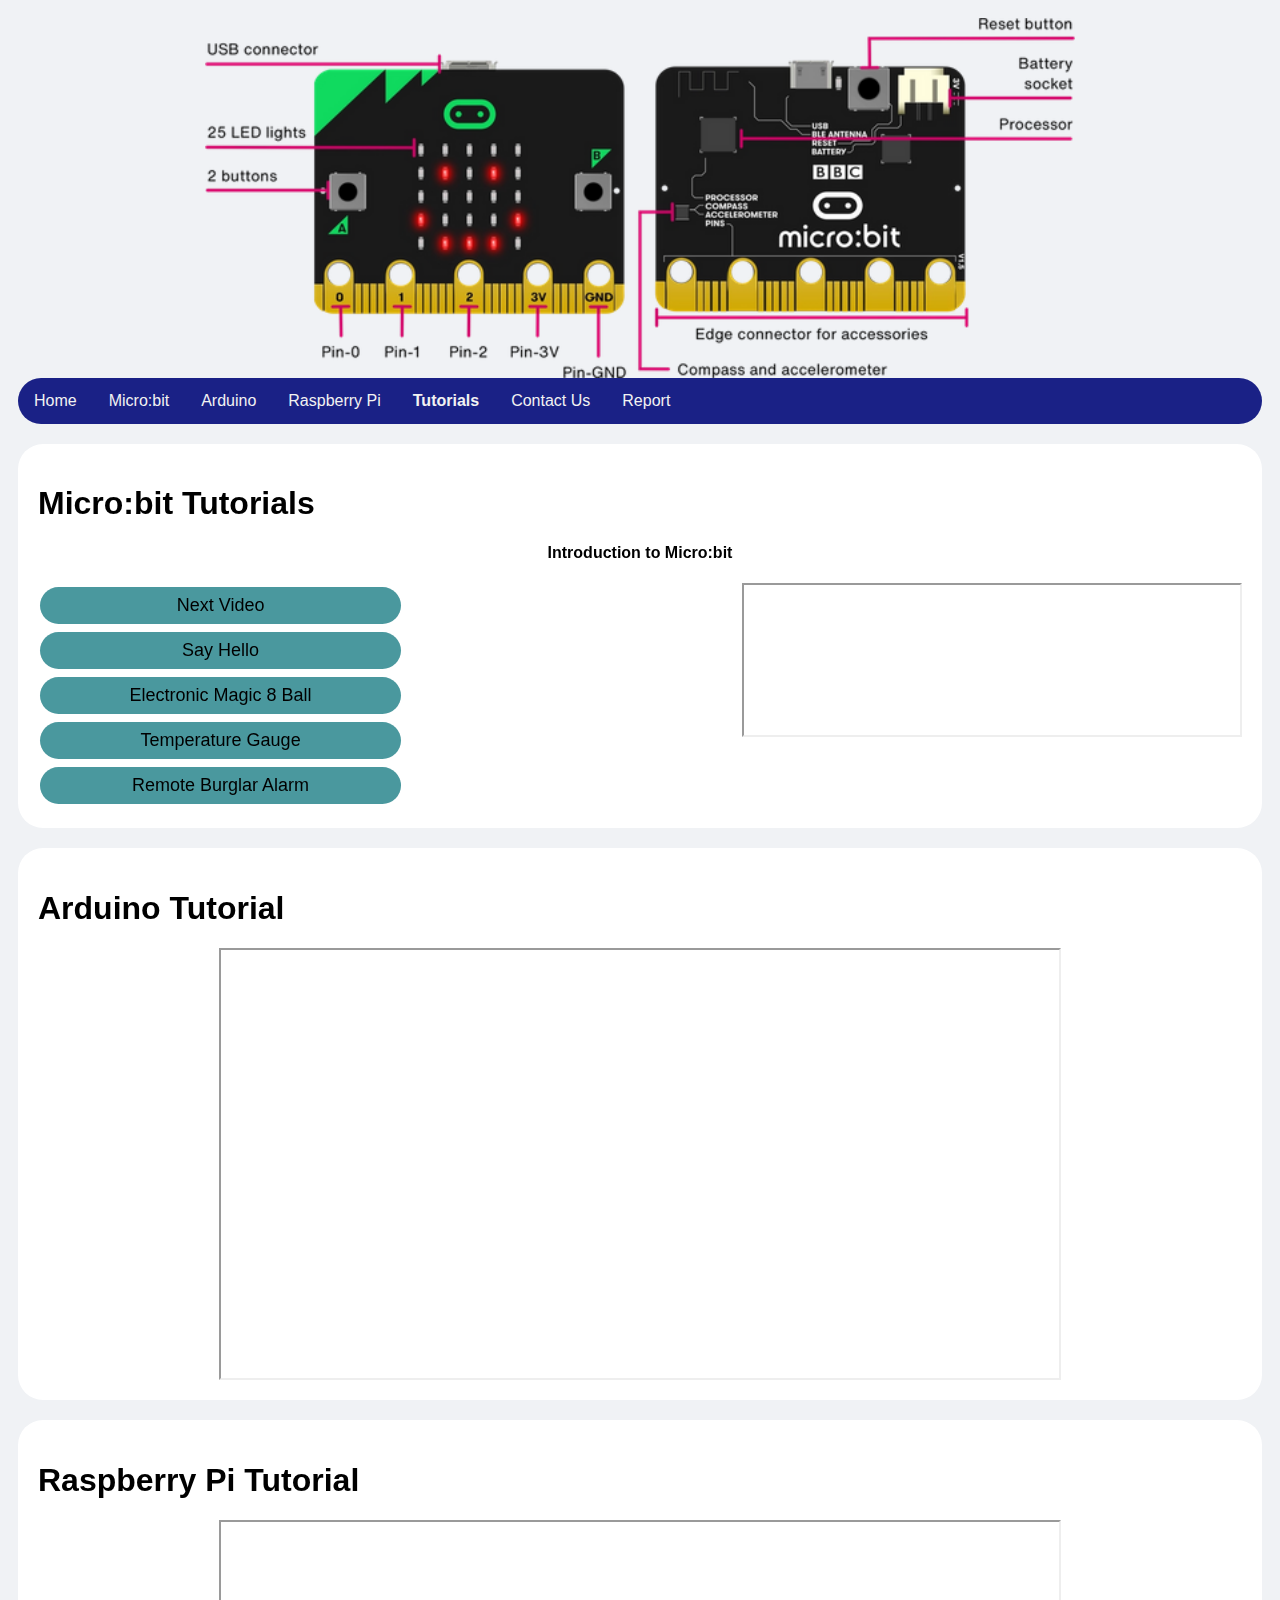
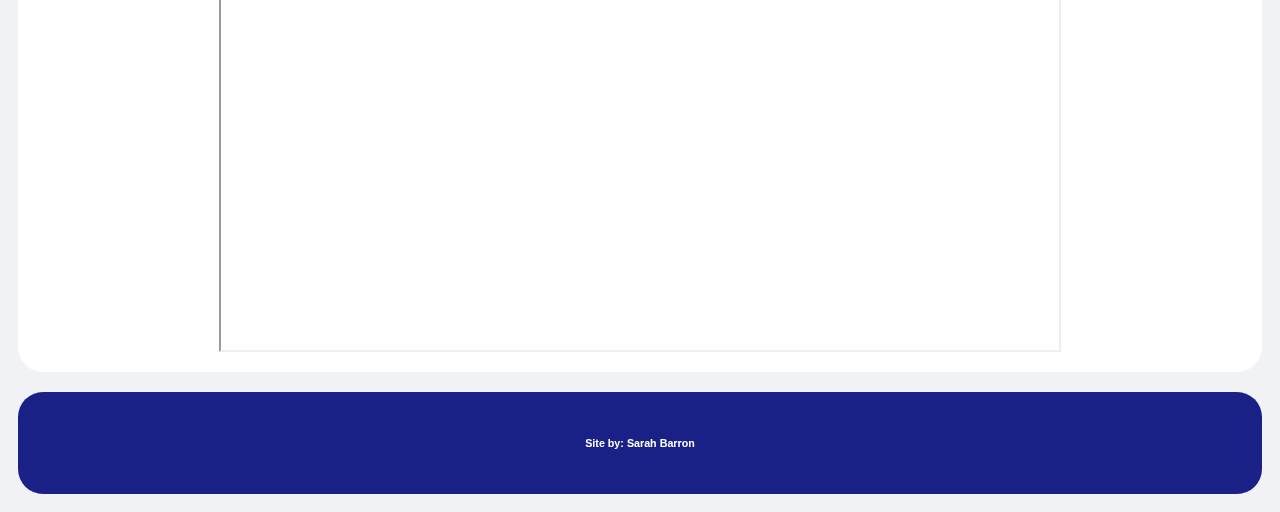
<file: tutorials.html>
<!DOCTYPE html>
<html lang = "en">

    <head>
        <meta charset="UTF-8">
        <title>IOT Platforms</title>
        <link rel="stylesheet" href=Assets/CSS/style.css />  
        
    </head>

    <body>
        

        <header>

            <img src=Assets/Images/microbit_header.png alt="Micro:bit Header" class="center" />
            <nav>
                <a href="index.html">Home</a>
                <a href="microbit.html">Micro:bit</a>
                <a href="arduino.html">Arduino</a>
                <a href="raspberrypi.html">Raspberry Pi</a>
                <a href="tutorials.html"><b>Tutorials</b></a>
                <a href="contactform.html">Contact Us</a>
                <a href="report.html">Report</a>
            </nav>           
            
        </header>
        
        <div class = "maincolumn">
            <div class = "card">
                <h1>Micro:bit Tutorials</h1>
                <h4 id="description">Introduction to Micro:bit</h4>
   

                <iframe id="videoPlayer" src="https://www.youtube.com/embed/u2u7UJSRuko" allowfullscreen class = "responsive"></iframe>
                <div id="buttons">
                    <button onclick = "getNextVideo();">Next Video</button>
                    <button onclick = "video1();">Say Hello</button>
                    <button onclick = "video2();">Electronic Magic 8 Ball</button>
                    <button onclick = "video3();">Temperature Gauge</button>
                    <button onclick = "video4();">Remote Burglar Alarm</button>
                </div>    
            </div>       

            <script type="text/javascript" src="Assets/Scripts/myscript.js"></script>

            <div class = "card">
                <h1>Arduino Tutorial</h1>
                <iframe width="768" height="432" src="https://www.youtube.com/embed/W6UENgS_UR4" title="YouTube video player" allow="accelerometer; autoplay; clipboard-write; encrypted-media; gyroscope; picture-in-picture" allowfullscreen class="center"></iframe>
            </div>
            
            <div class ="card">
                <h1>Raspberry Pi Tutorial</h1>
                <iframe width="768" height="432" src="https://www.youtube.com/embed/_snMNl5dplc" title="YouTube video player" allow="accelerometer; autoplay; clipboard-write; encrypted-media; gyroscope; picture-in-picture" allowfullscreen class = "center"></iframe>
            </div>
        
        </div>         

        <footer>
            <h6>Site by: Sarah Barron</h6>
        </footer>
    </body>
</html>
</file>
